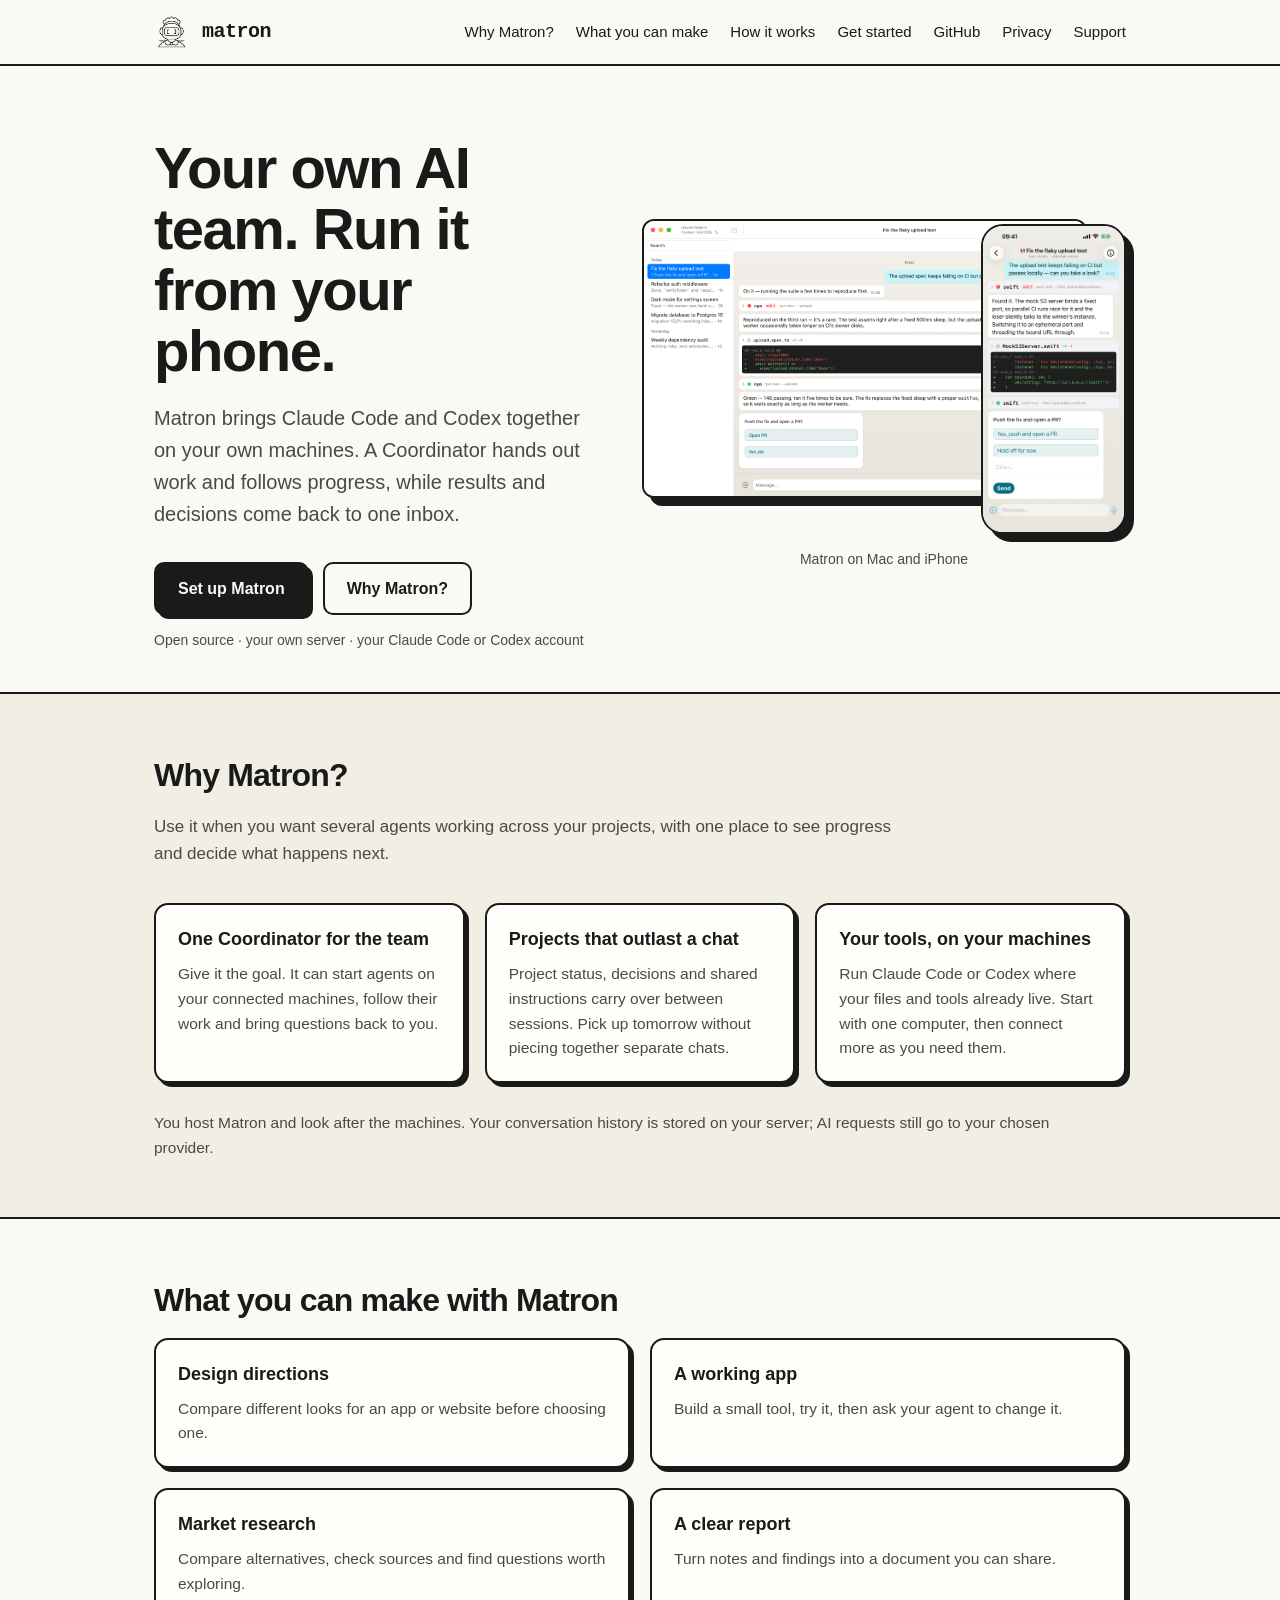
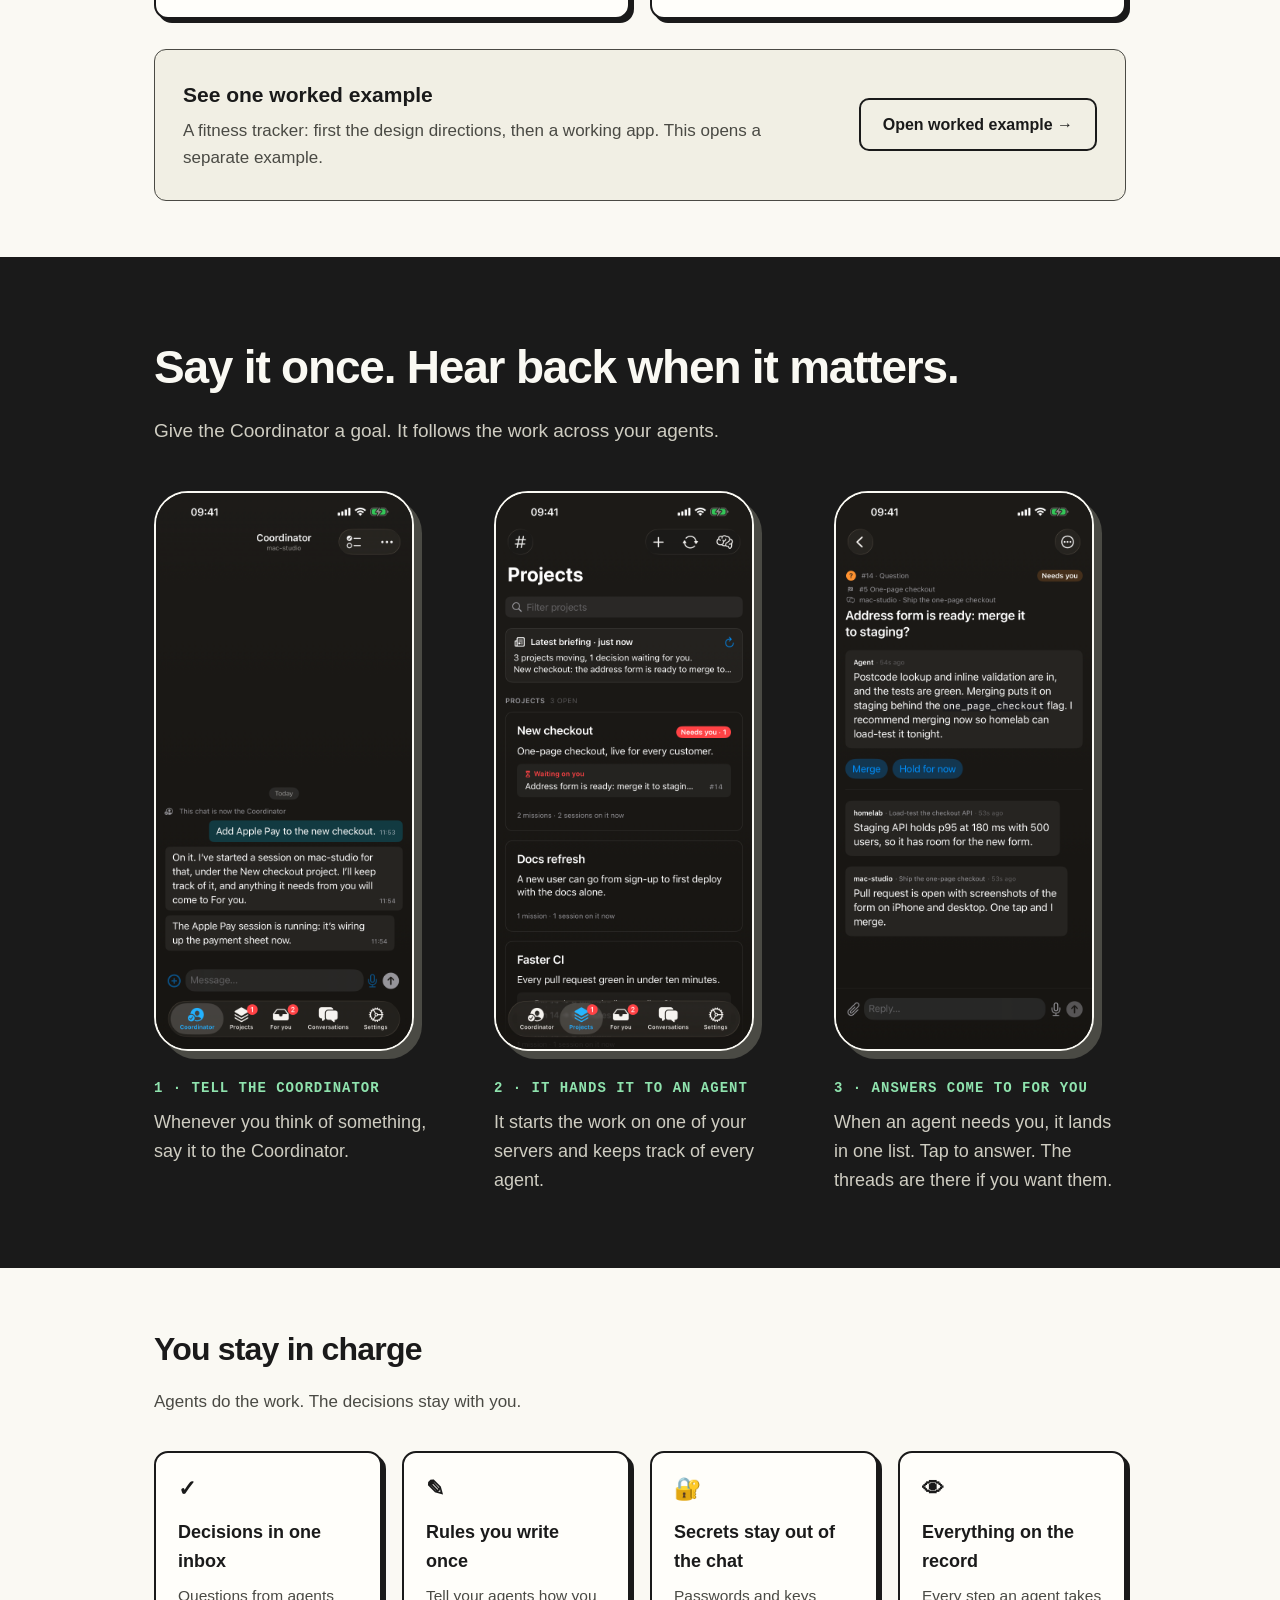
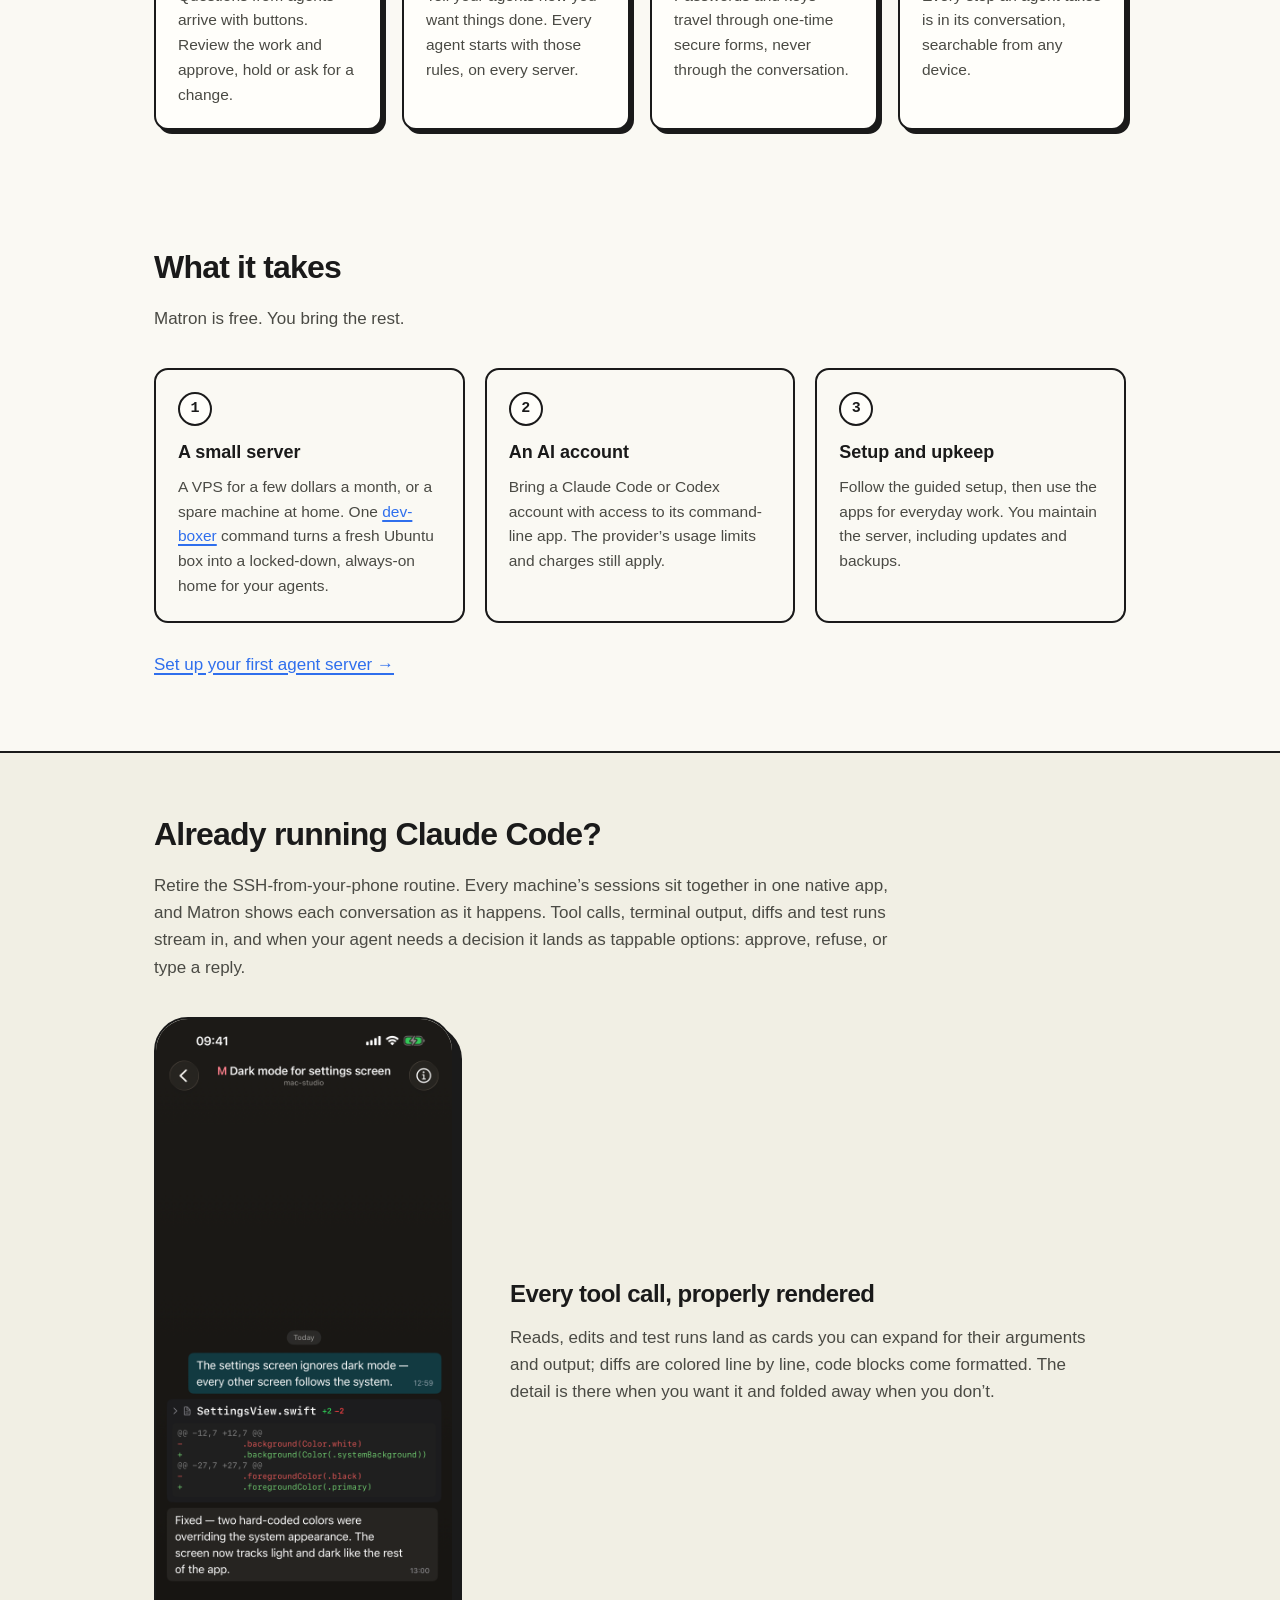
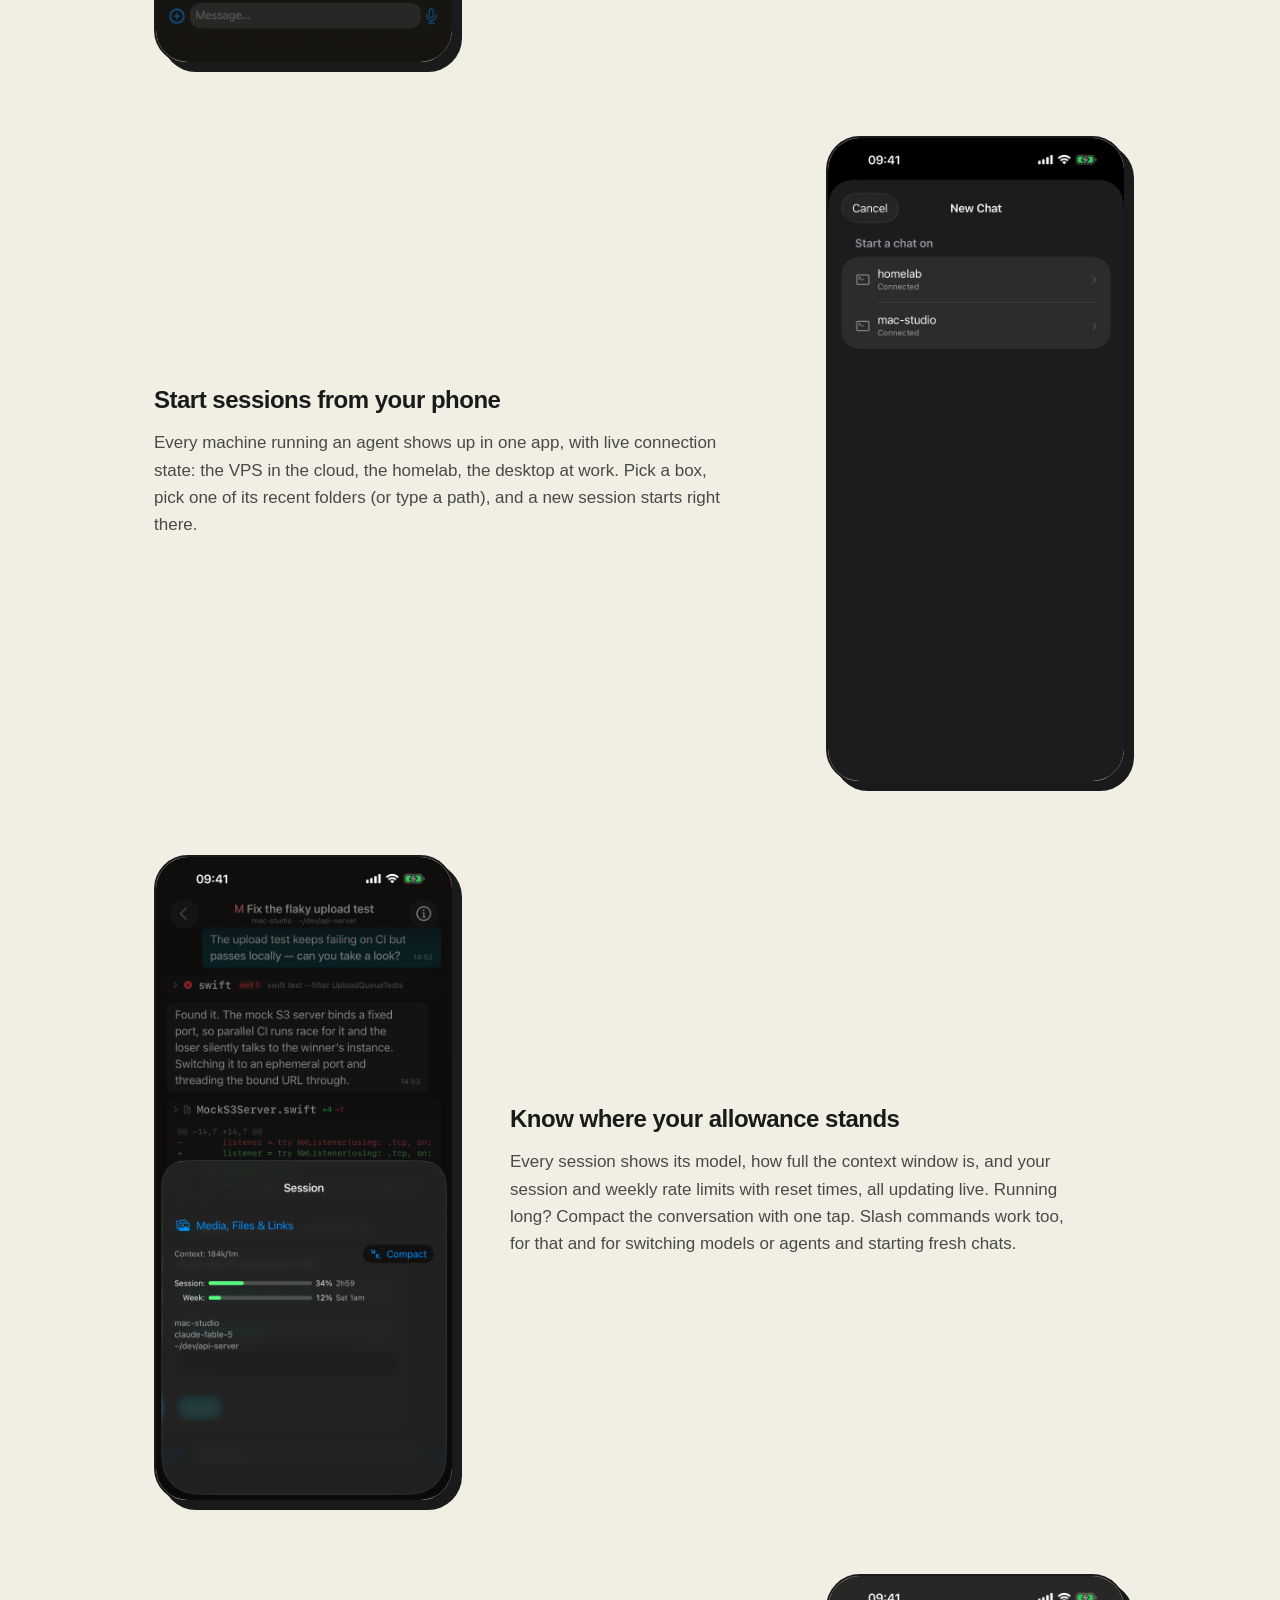
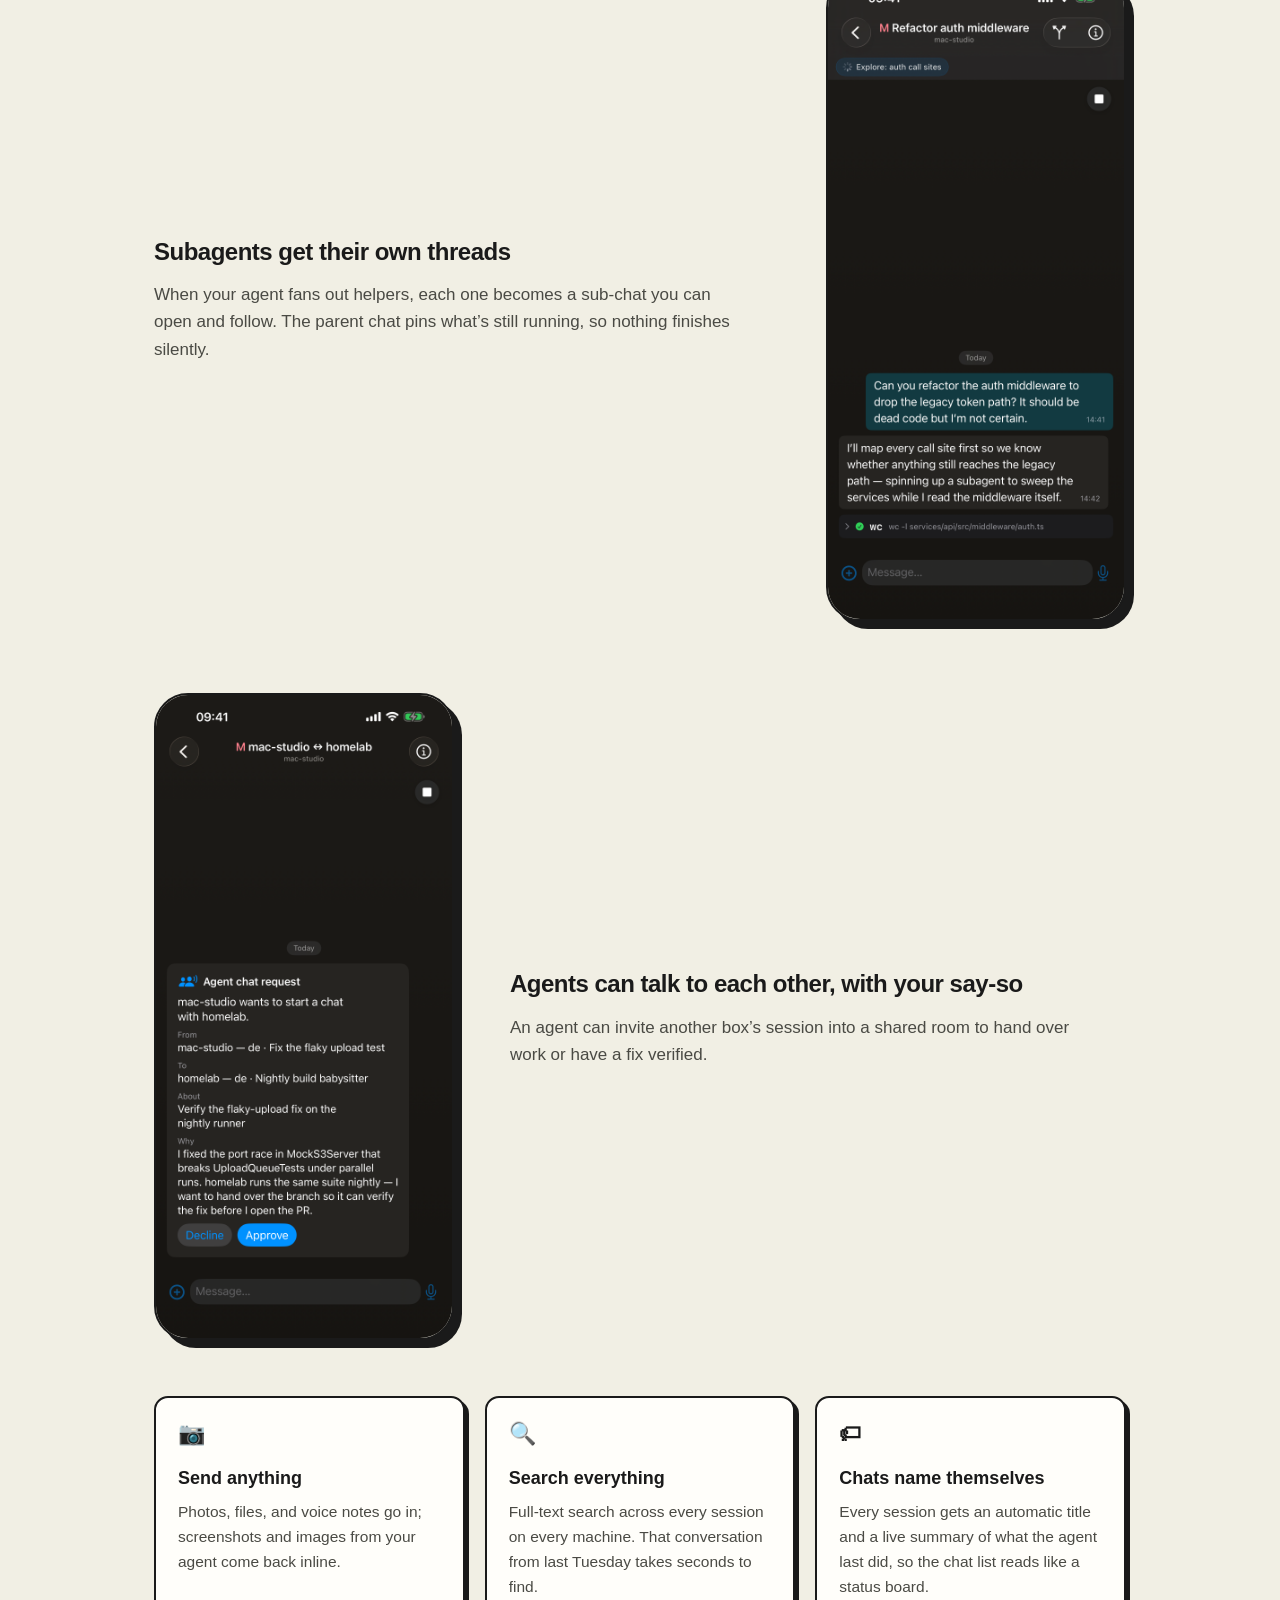
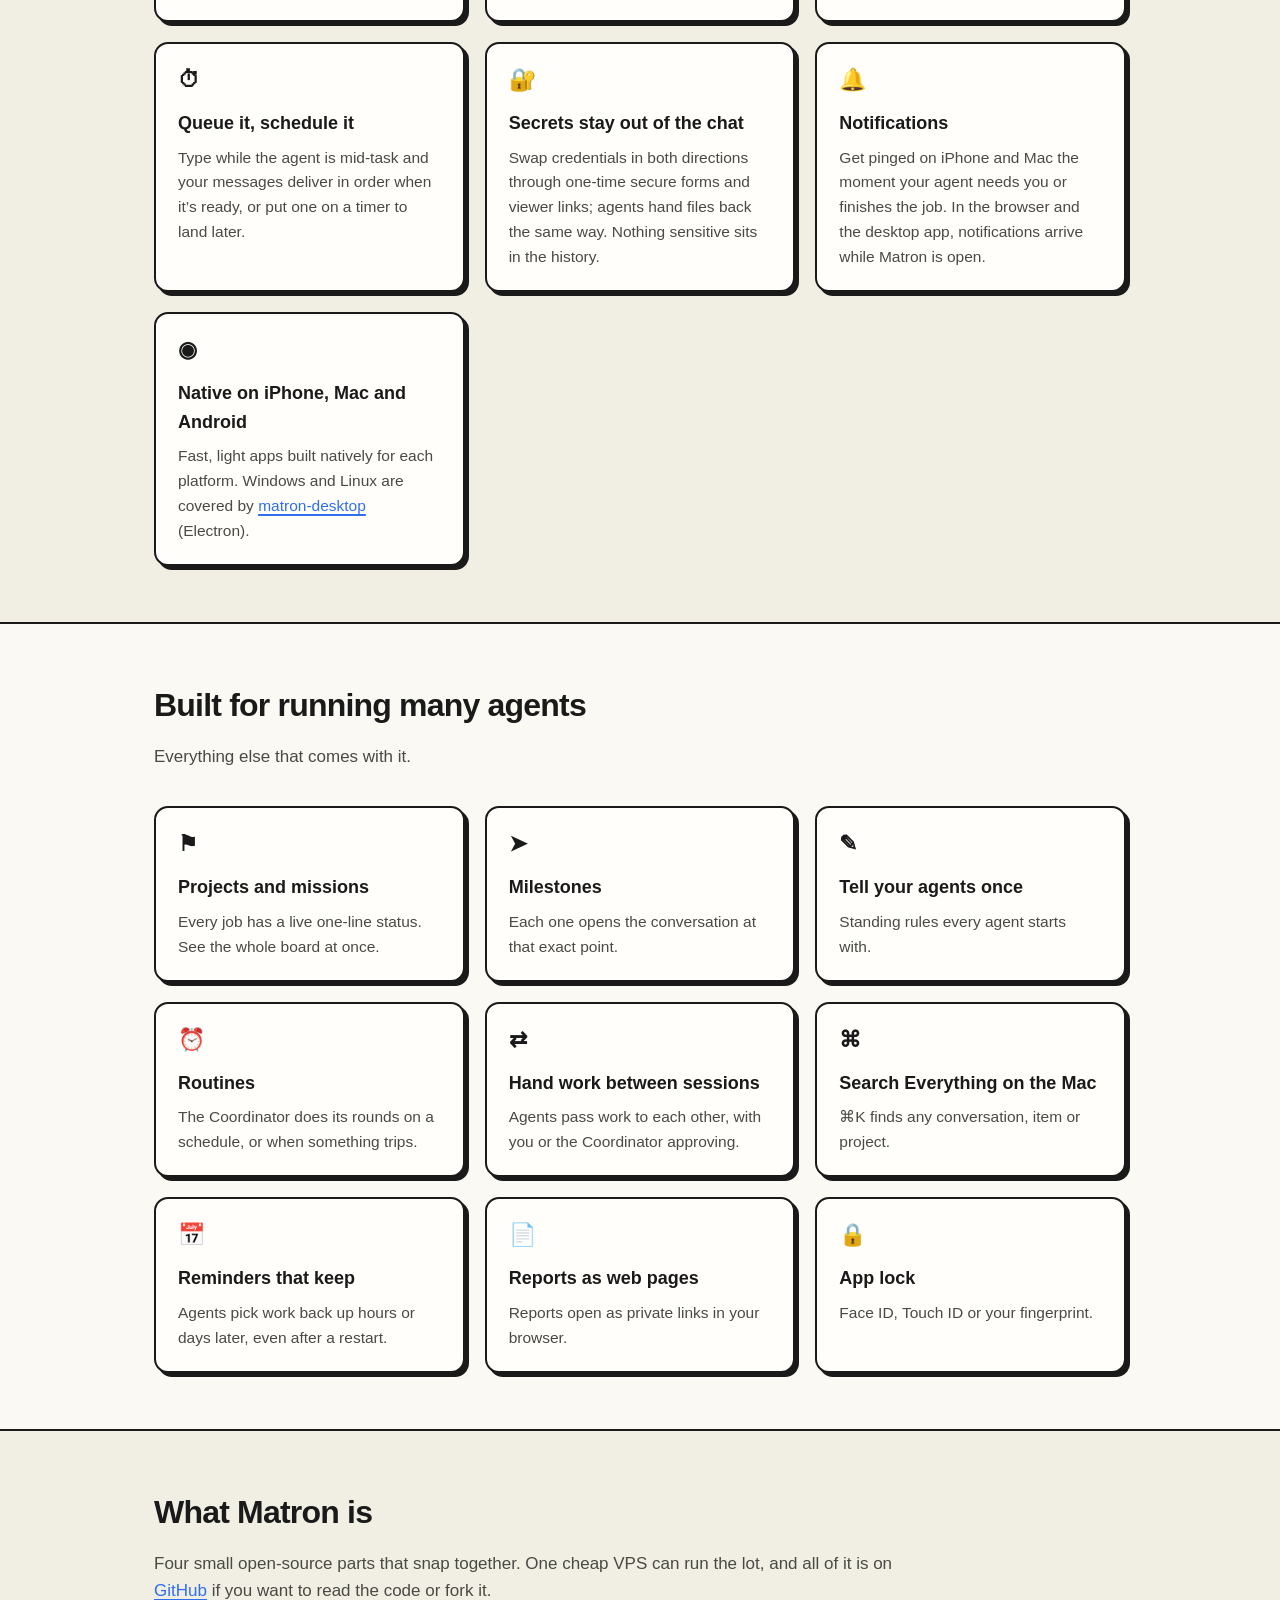
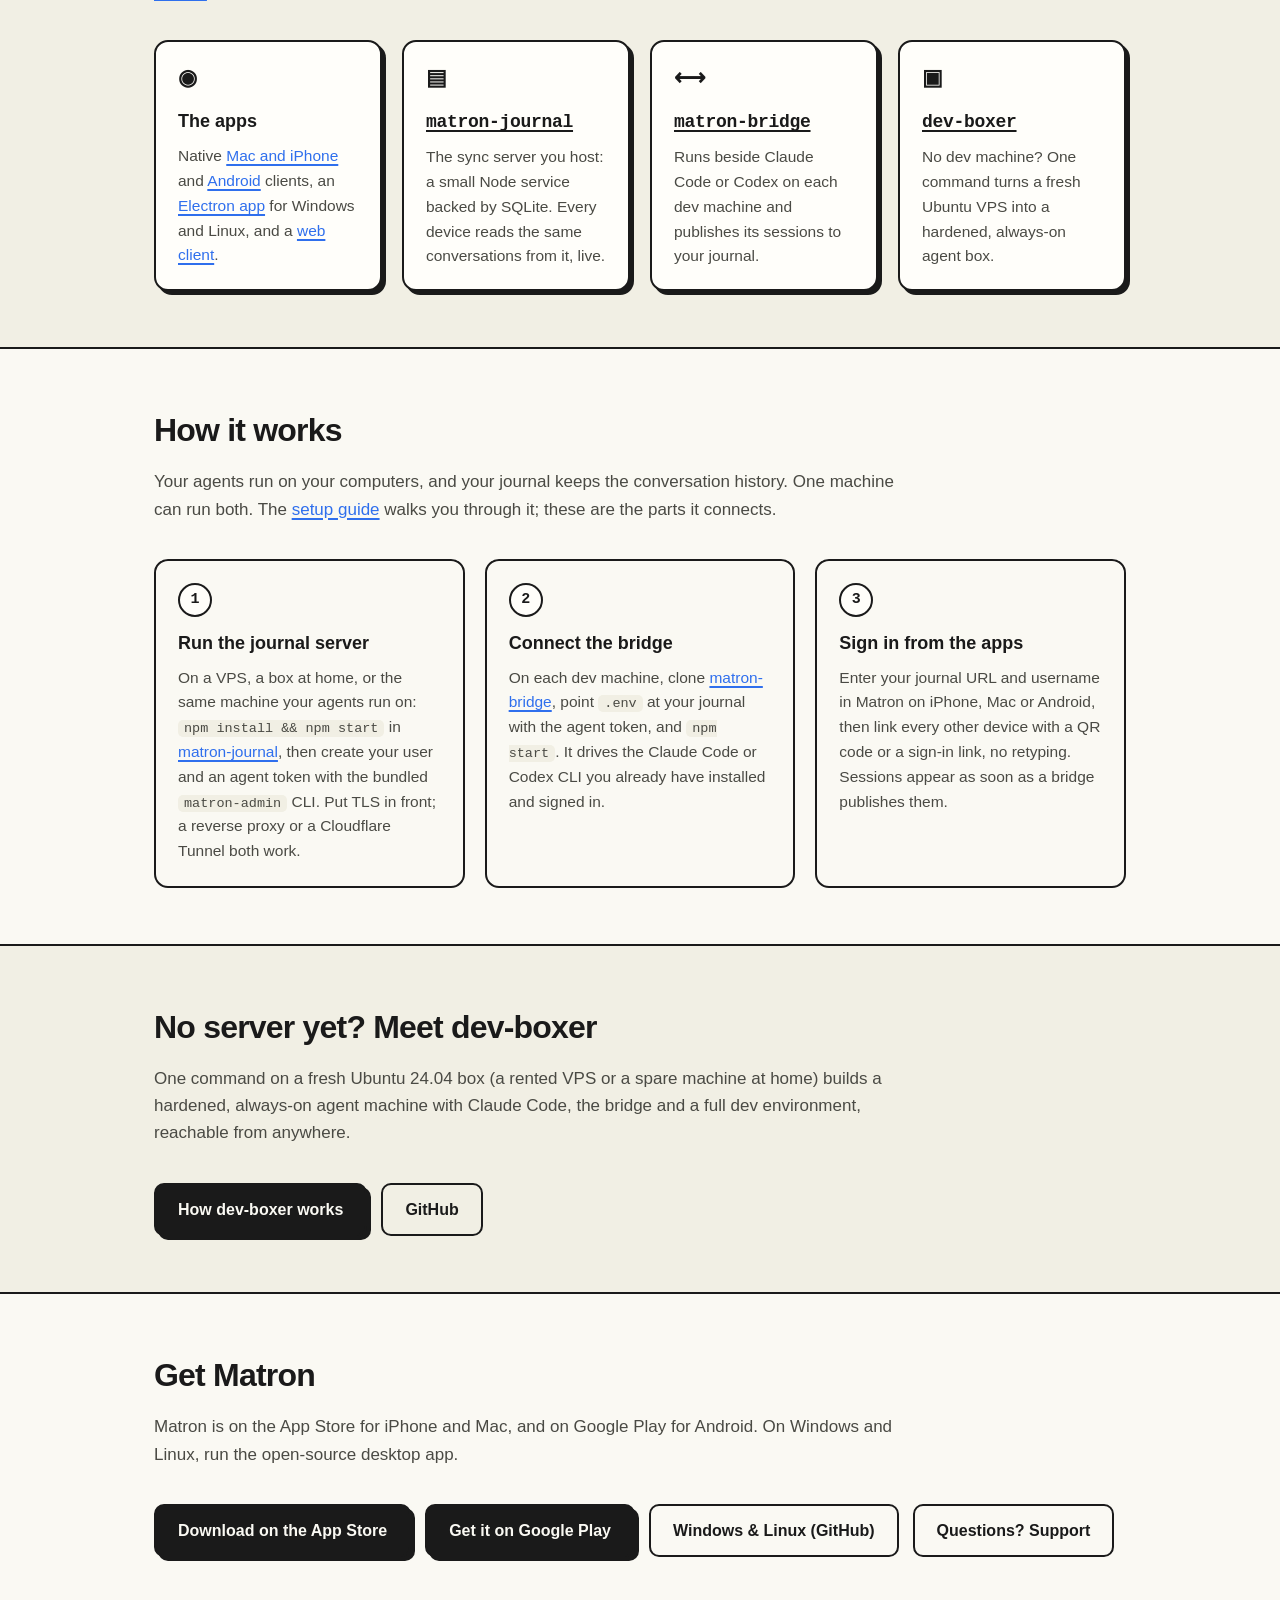
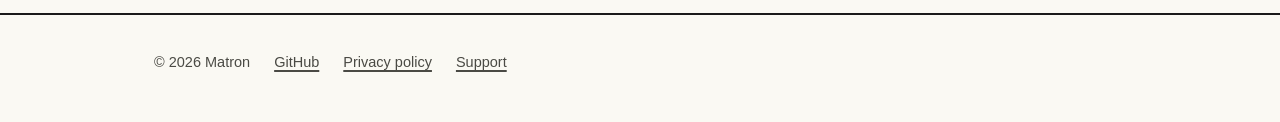
<file: index.html>
<!doctype html>
<html lang="en">
<head>
<meta charset="utf-8">
<meta name="viewport" content="width=device-width, initial-scale=1">
<title>Matron — run your own AI team</title>
<meta name="description" content="Run Claude Code and Codex across your machines, with one Coordinator, shared project history and one inbox for results and decisions. Control it from your phone.">
<link rel="icon" type="image/png" sizes="32x32" href="/assets/favicon-32.png">
<link rel="apple-touch-icon" href="/assets/apple-touch-icon.png">
<link rel="stylesheet" href="/style.css?v=10">
<meta property="og:title" content="Matron — run your own AI team">
<meta property="og:description" content="Run Claude Code and Codex across your machines, with one Coordinator, shared project history and one inbox for results and decisions. Control it from your phone.">
<meta property="og:image" content="https://matron.chat/assets/og-image.png">
<meta property="og:url" content="https://matron.chat/">
<meta property="og:type" content="website">
<meta name="twitter:card" content="summary">
</head>
<body>

<header class="site">
  <div class="wrap">
    <img src="/assets/icon-256.png" alt="" width="36" height="36">
    <a class="brand" href="/">matron</a>
    <nav class="main" id="nav">
      <a href="#compare">Why Matron?</a>
      <a href="#work">What you can make</a>
      <a href="#how">How it works</a>
      <a href="/getting-started/">Get started</a>
      <a href="https://github.com/Matronhq">GitHub</a>
      <a href="/privacy/">Privacy</a>
      <a href="/support/">Support</a>
    </nav>
    <button class="nav-toggle" type="button" aria-label="Menu" aria-expanded="false" aria-controls="nav">&#9776;</button>
  </div>
</header>

<main>
  <div class="wrap hero">
    <div>
      <h1>Your own AI team. Run it from your phone.</h1>
      <p class="lede">Matron brings Claude Code and Codex together on your own machines. A Coordinator hands out work and follows progress, while results and decisions come back to one inbox.</p>
      <div class="cta-row">
        <a class="btn primary" href="/getting-started/">Set up Matron</a>
        <a class="btn ghost" href="#compare">Why Matron?</a>
        <span class="cta-note">Open source &middot; your own server &middot; your Claude Code or Codex account</span>
      </div>
    </div>

    <div>
      <div class="duo">
        <figure class="shot mac"><img src="/assets/screens/mac-01-handoff.png" width="1280" height="800" alt="The Matron Mac app showing an agent working on a code change"></figure>
        <figure class="shot phone"><img src="/assets/screens/ios-02-agent-chat-2x.png" width="660" height="1434" alt="The same conversation in the Matron iPhone app"></figure>
      </div>
      <p class="product-caption">Matron on Mac and iPhone</p>
    </div>
  </div>

  <section id="compare" class="alt">
    <div class="wrap">
      <h2>Why Matron?</h2>
      <p class="section-lede">Use it when you want several agents working across your projects, with one place to see progress and decide what happens next.</p>
      <div class="grid">
        <div class="card"><h3>One Coordinator for the team</h3><p>Give it the goal. It can start agents on your connected machines, follow their work and bring questions back to you.</p></div>
        <div class="card"><h3>Projects that outlast a chat</h3><p>Project status, decisions and shared instructions carry over between sessions. Pick up tomorrow without piecing together separate chats.</p></div>
        <div class="card"><h3>Your tools, on your machines</h3><p>Run Claude Code or Codex where your files and tools already live. Start with one computer, then connect more as you need them.</p></div>
      </div>
      <p class="ownership-note">You host Matron and look after the machines. Your conversation history is stored on your server; AI requests still go to your chosen provider.</p>
    </div>
  </section>

  <section id="work">
    <div class="wrap">
      <h2>What you can make with Matron</h2>
      <div class="grid two">
        <div class="card"><h3>Design directions</h3><p>Compare different looks for an app or website before choosing one.</p></div>
        <div class="card"><h3>A working app</h3><p>Build a small tool, try it, then ask your agent to change it.</p></div>
        <div class="card"><h3>Market research</h3><p>Compare alternatives, check sources and find questions worth exploring.</p></div>
        <div class="card"><h3>A clear report</h3><p>Turn notes and findings into a document you can share.</p></div>
      </div>
      <div class="worked-example">
        <div><h3>See one worked example</h3><p>A fitness tracker: first the design directions, then a working app. This opens a separate example.</p></div>
        <a class="btn ghost" href="/examples/design-directions/">Open worked example &rarr;</a>
      </div>
    </div>
  </section>

  <section id="coordinator" class="spot">
    <div class="wrap">
      <h2>Say it once. Hear back when it matters.</h2>
      <p class="section-lede">Give the Coordinator a goal. It follows the work across your agents.</p>

      <ol class="flow">
        <li>
          <figure class="shot">
            <img src="/assets/screens/fleet-dispatch-ios-dark-2x.png" width="660" height="1434"
                 alt="The Coordinator chat in Matron on iPhone: asked to add Apple Pay to the new checkout, it replies that it has started a session on another machine, will keep track of it, and will send anything it needs to For you">
          </figure>
          <span class="kicker">1 &middot; Tell the Coordinator</span>
          <p>Whenever you think of something, say it to the Coordinator.</p>
        </li>
        <li>
          <figure class="shot">
            <img src="/assets/screens/fleet-projects-ios-dark-2x.png" width="660" height="1434"
                 alt="Matron&rsquo;s Projects screen on iPhone: the latest briefing above three projects, one needing you">
          </figure>
          <span class="kicker">2 &middot; It hands it to an agent</span>
          <p>It starts the work on one of your servers and keeps track of every agent.</p>
        </li>
        <li>
          <figure class="shot">
            <img src="/assets/screens/fleet-for-you-ios-dark-2x.png" width="660" height="1434"
                 alt="A question in Matron&rsquo;s For you list on iPhone: &lsquo;Address form is ready: merge it to staging?&rsquo; with Merge and Hold for now buttons">
          </figure>
          <span class="kicker">3 &middot; Answers come to For you</span>
          <p>When an agent needs you, it lands in one list. Tap to answer. The threads are there if you want them.</p>
        </li>
      </ol>
    </div>
  </section>

  <section id="control">
    <div class="wrap">
      <h2>You stay in charge</h2>
      <p class="section-lede">Agents do the work. The decisions stay with you.</p>
      <div class="grid four">
        <div class="card"><span class="glyph">&#10003;</span><h3>Decisions in one inbox</h3><p>Questions from agents arrive with buttons. Review the work and approve, hold or ask for a change.</p></div>
        <div class="card"><span class="glyph">&#9998;</span><h3>Rules you write once</h3><p>Tell your agents how you want things done. Every agent starts with those rules, on every server.</p></div>
        <div class="card"><span class="glyph">&#128272;</span><h3>Secrets stay out of the chat</h3><p>Passwords and keys travel through one-time secure forms, never through the conversation.</p></div>
        <div class="card"><span class="glyph">&#128065;</span><h3>Everything on the record</h3><p>Every step an agent takes is in its conversation, searchable from any device.</p></div>
      </div>
    </div>
  </section>

  <section id="takes">
    <div class="wrap">
      <h2>What it takes</h2>
      <p class="section-lede">Matron is free. You bring the rest.</p>
      <div class="steps">
        <div class="step"><h3>A small server</h3><p>A VPS for a few dollars a month, or a spare machine at home. One <a href="/dev-boxer/">dev-boxer</a> command turns a fresh Ubuntu box into a locked-down, always-on home for your agents.</p></div>
        <div class="step"><h3>An AI account</h3><p>Bring a Claude Code or Codex account with access to its command-line app. The provider&rsquo;s usage limits and charges still apply.</p></div>
        <div class="step"><h3>Setup and upkeep</h3><p>Follow the guided setup, then use the apps for everyday work. You maintain the server, including updates and backups.</p></div>
      </div>
      <p style="margin-top:28px"><a href="/getting-started/">Set up your first agent server &rarr;</a></p>
    </div>
  </section>

  <section id="features" class="alt">
    <div class="wrap">
      <h2>Already running Claude Code?</h2>
      <p class="section-lede">Retire the SSH-from-your-phone routine. Every machine&rsquo;s sessions sit together in one native app, and Matron shows each conversation as it happens. Tool calls, terminal output, diffs and test runs stream in, and when your agent needs a decision it lands as tappable options: approve, refuse, or type a reply.</p>

      <div class="showcase">
        <div class="feature">
          <figure class="shot">
            <img src="/assets/screens/ios-03-diff-chat-dark-2x.png" width="660" height="1434" loading="lazy"
                 alt="A Matron chat on iPhone: a dark-mode bug report, a two-hunk diff of SettingsView.swift colored line by line, and the agent&rsquo;s reply that the fix is done">
          </figure>
          <div>
            <h3>Every tool call, properly rendered</h3>
            <p>Reads, edits and test runs land as cards you can expand for their arguments and output; diffs are colored line by line, code blocks come formatted. The detail is there when you want it and folded away when you don&rsquo;t.</p>
          </div>
        </div>
        <div class="feature flip">
          <figure class="shot">
            <img src="/assets/screens/ios-04-new-chat-agents-dark-2x.png" width="660" height="1434" loading="lazy"
                 alt="Matron's machine picker: two agents, homelab and mac-studio, both showing as connected">
          </figure>
          <div>
            <h3>Start sessions from your phone</h3>
            <p>Every machine running an agent shows up in one app, with live connection state: the VPS in the cloud, the homelab, the desktop at work. Pick a box, pick one of its recent folders (or type a path), and a new session starts right there.</p>
          </div>
        </div>

        <div class="feature">
          <figure class="shot">
            <img src="/assets/screens/ios-06-session-status-dark-2x.png" width="660" height="1434" loading="lazy"
                 alt="Matron's session sheet: context 184k of 1m tokens, session and weekly rate-limit bars with reset times, the model name, and a Compact button">
          </figure>
          <div>
            <h3>Know where your allowance stands</h3>
            <p>Every session shows its model, how full the context window is, and your session and weekly rate limits with reset times, all updating live. Running long? Compact the conversation with one tap. Slash commands work too, for that and for switching models or agents and starting fresh chats.</p>
          </div>
        </div>

        <div class="feature flip">
          <figure class="shot">
            <img src="/assets/screens/ios-07-subchat-dark-2x.png" width="660" height="1434" loading="lazy"
                 alt="A Matron chat with a running subagent pinned at the top — 'Explore: auth call sites' with a progress spinner — above the main conversation and a code diff">
          </figure>
          <div>
            <h3>Subagents get their own threads</h3>
            <p>When your agent fans out helpers, each one becomes a sub-chat you can open and follow. The parent chat pins what&rsquo;s still running, so nothing finishes silently.</p>
          </div>
        </div>

        <div class="feature">
          <figure class="shot">
            <img src="/assets/screens/ios-08-agent-pairing-dark-2x.png" width="660" height="1434" loading="lazy"
                 alt="An agent chat request card in Matron: mac-studio wants to start a chat with homelab, showing the sessions on both ends, the topic, the agent&rsquo;s reasoning, and Decline and Approve buttons">
          </figure>
          <div>
            <h3>Agents can talk to each other, with your say-so</h3>
            <p>An agent can invite another box&rsquo;s session into a shared room to hand over work or have a fix verified.</p>
          </div>
        </div>

      </div>

      <div class="grid" style="margin-top:56px">
        <div class="card"><span class="glyph">&#128247;</span><h3>Send anything</h3><p>Photos, files, and voice notes go in; screenshots and images from your agent come back inline.</p></div>
        <div class="card"><span class="glyph">&#128269;</span><h3>Search everything</h3><p>Full-text search across every session on every machine. That conversation from last Tuesday takes seconds to find.</p></div>
        <div class="card"><span class="glyph">&#127991;</span><h3>Chats name themselves</h3><p>Every session gets an automatic title and a live summary of what the agent last did, so the chat list reads like a status board.</p></div>
        <div class="card"><span class="glyph">&#9201;</span><h3>Queue it, schedule it</h3><p>Type while the agent is mid-task and your messages deliver in order when it&rsquo;s ready, or put one on a timer to land later.</p></div>
        <div class="card"><span class="glyph">&#128272;</span><h3>Secrets stay out of the chat</h3><p>Swap credentials in both directions through one-time secure forms and viewer links; agents hand files back the same way. Nothing sensitive sits in the history.</p></div>
        <div class="card"><span class="glyph">&#128276;</span><h3>Notifications</h3><p>Get pinged on iPhone and Mac the moment your agent needs you or finishes the job. In the browser and the desktop app, notifications arrive while Matron is open.</p></div>
        <div class="card"><span class="glyph">&#9673;</span><h3>Native on iPhone, Mac and Android</h3><p>Fast, light apps built natively for each platform. Windows and Linux are covered by <a href="https://github.com/Matronhq/matron-desktop">matron-desktop</a> (Electron).</p></div>
      </div>
    </div>
  </section>

  <section id="fleet">
    <div class="wrap">
      <h2>Built for running many agents</h2>
      <p class="section-lede">Everything else that comes with it.</p>
      <div class="grid">
        <div class="card"><span class="glyph">&#9873;</span><h3>Projects and missions</h3><p>Every job has a live one-line status. See the whole board at once.</p></div>
        <div class="card"><span class="glyph">&#10148;</span><h3>Milestones</h3><p>Each one opens the conversation at that exact point.</p></div>
        <div class="card"><span class="glyph">&#9998;</span><h3>Tell your agents once</h3><p>Standing rules every agent starts with.</p></div>
        <div class="card"><span class="glyph">&#9200;</span><h3>Routines</h3><p>The Coordinator does its rounds on a schedule, or when something trips.</p></div>
        <div class="card"><span class="glyph">&#8644;</span><h3>Hand work between sessions</h3><p>Agents pass work to each other, with you or the Coordinator approving.</p></div>
        <div class="card"><span class="glyph">&#8984;</span><h3>Search Everything on the Mac</h3><p>&#8984;K finds any conversation, item or project.</p></div>
        <div class="card"><span class="glyph">&#128197;</span><h3>Reminders that keep</h3><p>Agents pick work back up hours or days later, even after a restart.</p></div>
        <div class="card"><span class="glyph">&#128196;</span><h3>Reports as web pages</h3><p>Reports open as private links in your browser.</p></div>
        <div class="card"><span class="glyph">&#128274;</span><h3>App lock</h3><p>Face ID, Touch ID or your fingerprint.</p></div>
      </div>
    </div>
  </section>

  <section id="parts" class="alt">
    <div class="wrap">
      <h2>What Matron is</h2>
      <p class="section-lede">Four small open-source parts that snap together. One cheap VPS can run the lot, and all of it is on <a href="https://github.com/Matronhq">GitHub</a> if you want to read the code or fork it.</p>
      <div class="grid four">
        <div class="card"><span class="glyph">&#9673;</span><h3>The apps</h3><p>Native <a href="https://apps.apple.com/app/matron/id6791565930">Mac and iPhone</a> and <a href="https://play.google.com/store/apps/details?id=chat.matron.android">Android</a> clients, an <a href="https://github.com/Matronhq/matron-desktop">Electron app</a> for Windows and Linux, and a <a href="https://github.com/Matronhq/matron-web">web client</a>.</p></div>
        <div class="card"><span class="glyph">&#9636;</span><h3><a href="https://github.com/Matronhq/matron-journal">matron-journal</a></h3><p>The sync server you host: a small Node service backed by SQLite. Every device reads the same conversations from it, live.</p></div>
        <div class="card"><span class="glyph">&#10231;</span><h3><a href="https://github.com/Matronhq/matron-bridge">matron-bridge</a></h3><p>Runs beside Claude Code or Codex on each dev machine and publishes its sessions to your journal.</p></div>
        <div class="card"><span class="glyph">&#9635;</span><h3><a href="/dev-boxer/">dev-boxer</a></h3><p>No dev machine? One command turns a fresh Ubuntu VPS into a hardened, always-on agent box.</p></div>
      </div>
    </div>
  </section>

  <section id="how">
    <div class="wrap">
      <h2>How it works</h2>
      <p class="section-lede">Your agents run on your computers, and your journal keeps the conversation history. One machine can run both. The <a href="/getting-started/">setup guide</a> walks you through it; these are the parts it connects.</p>
      <div class="steps">
        <div class="step"><h3>Run the journal server</h3><p>On a VPS, a box at home, or the same machine your agents run on: <code>npm install &amp;&amp; npm start</code> in <a href="https://github.com/Matronhq/matron-journal">matron-journal</a>, then create your user and an agent token with the bundled <code>matron-admin</code> CLI. Put TLS in front; a reverse proxy or a Cloudflare Tunnel both work.</p></div>
        <div class="step"><h3>Connect the bridge</h3><p>On each dev machine, clone <a href="https://github.com/Matronhq/matron-bridge">matron-bridge</a>, point <code>.env</code> at your journal with the agent token, and <code>npm start</code>. It drives the Claude Code or Codex CLI you already have installed and signed in.</p></div>
        <div class="step"><h3>Sign in from the apps</h3><p>Enter your journal URL and username in Matron on iPhone, Mac or Android, then link every other device with a QR code or a sign-in link, no retyping. Sessions appear as soon as a bridge publishes them.</p></div>
      </div>
    </div>
  </section>


  <section id="devboxer" class="alt">
    <div class="wrap">
      <h2>No server yet? Meet dev-boxer</h2>
      <p class="section-lede">One command on a fresh Ubuntu 24.04 box (a rented VPS or a spare machine at home) builds a hardened, always-on agent machine with Claude Code, the bridge and a full dev environment, reachable from anywhere.</p>
      <div class="cta-row">
        <a class="btn primary" href="/dev-boxer/">How dev-boxer works</a>
        <a class="btn ghost" href="https://github.com/Matronhq/dev-boxer">GitHub</a>
      </div>
    </div>
  </section>

  <section id="download">
    <div class="wrap">
      <h2>Get Matron</h2>
      <p class="section-lede">Matron is on the App Store for iPhone and Mac, and on Google Play for Android. On Windows and Linux, run the open-source desktop app.</p>
      <div class="cta-row">
        <a class="btn primary" href="https://apps.apple.com/app/matron/id6791565930">Download on the App&nbsp;Store</a>
        <a class="btn primary" href="https://play.google.com/store/apps/details?id=chat.matron.android">Get it on Google&nbsp;Play</a>
        <a class="btn ghost" href="https://github.com/Matronhq/matron-desktop">Windows &amp; Linux (GitHub)</a>
        <a class="btn ghost" href="/support/">Questions? Support</a>
      </div>
    </div>
  </section>
</main>

<footer class="site">
  <div class="wrap">
    <span>&copy; 2026 Matron</span>
    <a href="https://github.com/Matronhq">GitHub</a>
    <a href="/privacy/">Privacy policy</a>
    <a href="/support/">Support</a>
  </div>
</footer>

<script>
var navToggle = document.querySelector('.nav-toggle');
if (navToggle) {
  var nav = document.getElementById('nav');
  navToggle.addEventListener('click', function () {
    var open = nav.classList.toggle('open');
    navToggle.setAttribute('aria-expanded', open ? 'true' : 'false');
  });
  nav.addEventListener('click', function (e) {
    if (e.target.tagName === 'A') {
      nav.classList.remove('open');
      navToggle.setAttribute('aria-expanded', 'false');
    }
  });
}
</script>
</body>
</html>
</file>
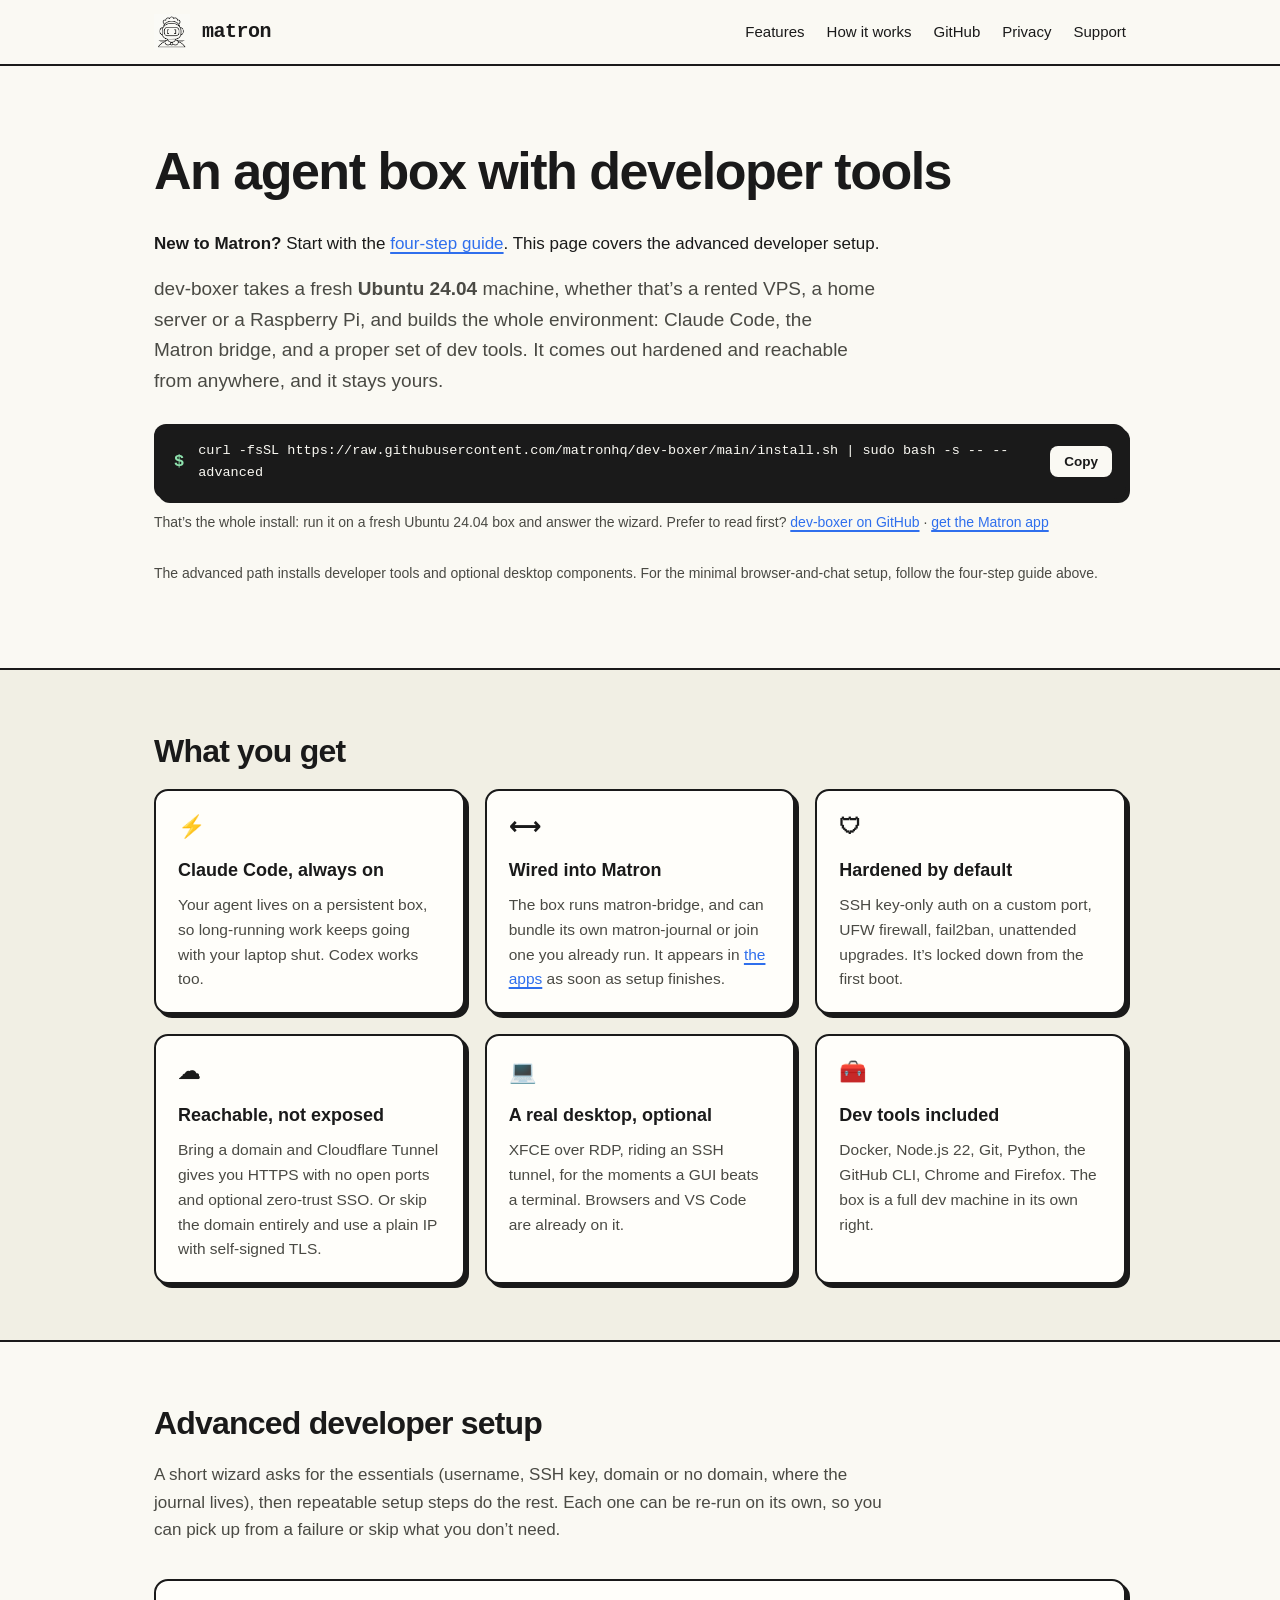
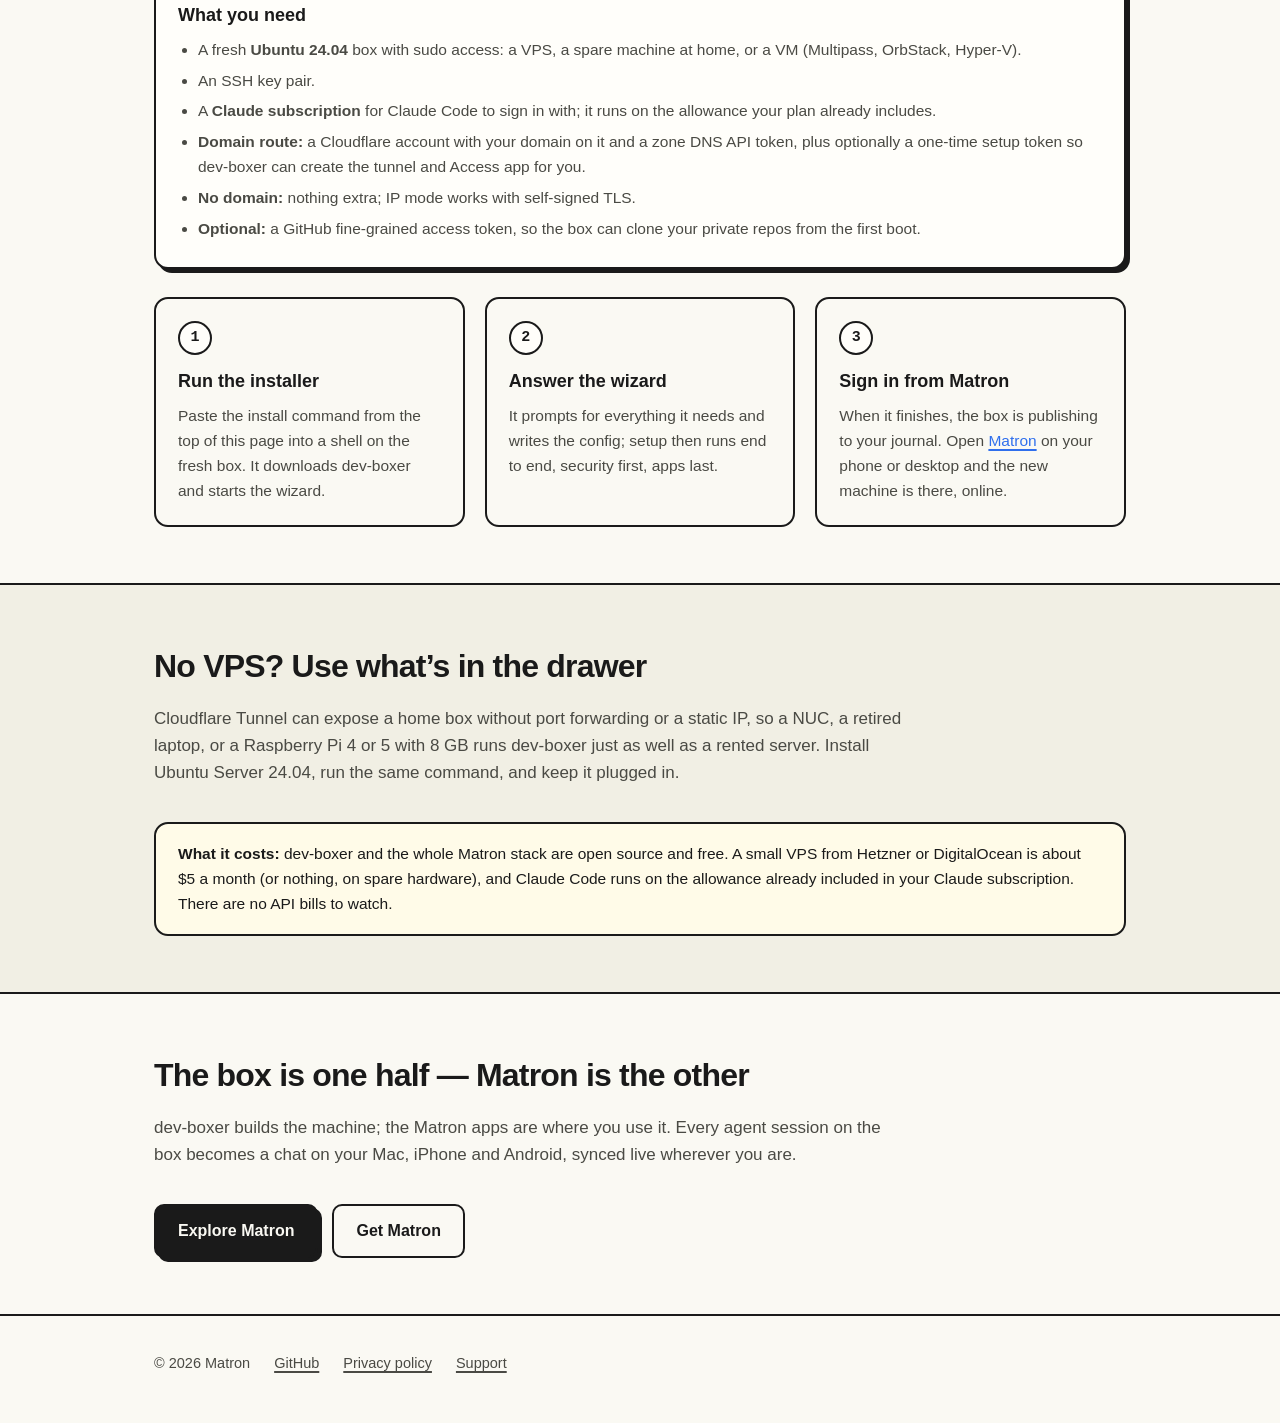
<file: dev-boxer/index.html>
<!doctype html>
<html lang="en">
<head>
<meta charset="utf-8">
<meta name="viewport" content="width=device-width, initial-scale=1">
<title>dev-boxer — one command to an always-on agent box — Matron</title>
<meta name="description" content="dev-boxer turns a fresh Ubuntu 24.04 machine (a $5 VPS or spare hardware at home) into a hardened, always-on Claude Code agent box wired into Matron. It takes one command.">
<link rel="icon" type="image/png" sizes="32x32" href="/assets/favicon-32.png">
<link rel="apple-touch-icon" href="/assets/apple-touch-icon.png">
<link rel="stylesheet" href="/style.css?v=6">
<meta property="og:title" content="dev-boxer — one command to an always-on agent box">
<meta property="og:description" content="Turn a fresh Ubuntu 24.04 VPS or a spare machine at home into a hardened, always-on Claude Code agent box wired into Matron.">
<meta property="og:image" content="https://matron.chat/assets/og-image.png">
<meta property="og:url" content="https://matron.chat/dev-boxer/">
<meta property="og:type" content="website">
<meta name="twitter:card" content="summary">
</head>
<body>

<header class="site">
  <div class="wrap">
    <img src="/assets/icon-256.png" alt="" width="36" height="36">
    <a class="brand" href="/">matron</a>
    <nav class="main" id="nav">
      <a href="/#features">Features</a>
      <a href="/#how">How it works</a>
      <a href="https://github.com/Matronhq/dev-boxer">GitHub</a>
      <a href="/privacy/">Privacy</a>
      <a href="/support/">Support</a>
    </nav>
    <button class="nav-toggle" type="button" aria-label="Menu" aria-expanded="false" aria-controls="nav">&#9776;</button>
  </div>
</header>

<main>
  <section class="page-hero">
    <div class="wrap">
      <h1>An agent box with developer tools</h1>
      <p><strong>New to Matron?</strong> Start with the <a href="/getting-started/">four-step guide</a>. This page covers the advanced developer setup.</p>
      <p class="lede">dev-boxer takes a fresh <strong>Ubuntu 24.04</strong> machine, whether that&rsquo;s a rented VPS, a home server or a Raspberry Pi, and builds the whole environment: Claude Code, the Matron bridge, and a proper set of dev tools. It comes out hardened and reachable from anywhere, and it stays yours.</p>
      <div class="cmdbox">
        <span class="prompt" aria-hidden="true">$</span>
        <code style="white-space:normal;overflow-wrap:anywhere">curl -fsSL https://raw.githubusercontent.com/matronhq/dev-boxer/main/install.sh | sudo bash -s -- --advanced</code>
        <button type="button" data-copy aria-label="Copy install command">Copy</button>
      </div>
      <p class="cmd-note">That&rsquo;s the whole install: run it on a fresh Ubuntu 24.04 box and answer the wizard. Prefer to read first? <a href="https://github.com/Matronhq/dev-boxer">dev-boxer on GitHub</a> &middot; <a href="/#download">get the Matron app</a></p>
      <p class="cmd-note">The advanced path installs developer tools and optional desktop components. For the minimal browser-and-chat setup, follow the four-step guide above.</p>
    </div>
  </section>

  <section class="alt">
    <div class="wrap">
      <h2>What you get</h2>
      <div class="grid">
        <div class="card"><span class="glyph">&#9889;</span><h3>Claude Code, always on</h3><p>Your agent lives on a persistent box, so long-running work keeps going with your laptop shut. Codex works too.</p></div>
        <div class="card"><span class="glyph">&#10231;</span><h3>Wired into Matron</h3><p>The box runs matron-bridge, and can bundle its own matron-journal or join one you already run. It appears in <a href="/">the apps</a> as soon as setup finishes.</p></div>
        <div class="card"><span class="glyph">&#128737;</span><h3>Hardened by default</h3><p>SSH key-only auth on a custom port, UFW firewall, fail2ban, unattended upgrades. It&rsquo;s locked down from the first boot.</p></div>
        <div class="card"><span class="glyph">&#9729;</span><h3>Reachable, not exposed</h3><p>Bring a domain and Cloudflare Tunnel gives you HTTPS with no open ports and optional zero-trust SSO. Or skip the domain entirely and use a plain IP with self-signed TLS.</p></div>
        <div class="card"><span class="glyph">&#128187;</span><h3>A real desktop, optional</h3><p>XFCE over RDP, riding an SSH tunnel, for the moments a GUI beats a terminal. Browsers and VS Code are already on it.</p></div>
        <div class="card"><span class="glyph">&#129520;</span><h3>Dev tools included</h3><p>Docker, Node.js 22, Git, Python, the GitHub CLI, Chrome and Firefox. The box is a full dev machine in its own right.</p></div>
      </div>
    </div>
  </section>

  <section>
    <div class="wrap">
      <h2>Advanced developer setup</h2>
      <p class="section-lede">A short wizard asks for the essentials (username, SSH key, domain or no domain, where the journal lives), then repeatable setup steps do the rest. Each one can be re-run on its own, so you can pick up from a failure or skip what you don&rsquo;t need.</p>
      <div class="card reqs">
        <h3>What you need</h3>
        <ul>
          <li>A fresh <strong>Ubuntu 24.04</strong> box with sudo access: a VPS, a spare machine at home, or a VM (Multipass, OrbStack, Hyper-V).</li>
          <li>An SSH key pair.</li>
          <li>A <strong>Claude subscription</strong> for Claude Code to sign in with; it runs on the allowance your plan already includes.</li>
          <li><strong>Domain route:</strong> a Cloudflare account with your domain on it and a zone DNS API token, plus optionally a one-time setup token so dev-boxer can create the tunnel and Access app for you.</li>
          <li><strong>No domain:</strong> nothing extra; IP mode works with self-signed TLS.</li>
          <li><strong>Optional:</strong> a GitHub fine-grained access token, so the box can clone your private repos from the first boot.</li>
        </ul>
      </div>
      <div class="steps">
        <div class="step"><h3>Run the installer</h3><p>Paste the install command from the top of this page into a shell on the fresh box. It downloads dev-boxer and starts the wizard.</p></div>
        <div class="step"><h3>Answer the wizard</h3><p>It prompts for everything it needs and writes the config; setup then runs end to end, security first, apps last.</p></div>
        <div class="step"><h3>Sign in from Matron</h3><p>When it finishes, the box is publishing to your journal. Open <a href="/">Matron</a> on your phone or desktop and the new machine is there, online.</p></div>
      </div>
    </div>
  </section>

  <section class="alt">
    <div class="wrap">
      <h2>No VPS? Use what&rsquo;s in the drawer</h2>
      <p class="section-lede">Cloudflare Tunnel can expose a home box without port forwarding or a static IP, so a NUC, a retired laptop, or a Raspberry Pi 4 or 5 with 8&nbsp;GB runs dev-boxer just as well as a rented server. Install Ubuntu Server 24.04, run the same command, and keep it plugged in.</p>
      <div class="honesty"><strong>What it costs:</strong> dev-boxer and the whole Matron stack are open source and free. A small VPS from Hetzner or DigitalOcean is about $5 a month (or nothing, on spare hardware), and Claude Code runs on the allowance already included in your Claude subscription. There are no API bills to watch.</div>
    </div>
  </section>

  <section>
    <div class="wrap">
      <h2>The box is one half — Matron is the other</h2>
      <p class="section-lede">dev-boxer builds the machine; the Matron apps are where you use it. Every agent session on the box becomes a chat on your Mac, iPhone and Android, synced live wherever you are.</p>
      <div class="cta-row">
        <a class="btn primary" href="/">Explore Matron</a>
        <a class="btn ghost" href="/#download">Get Matron</a>
      </div>
    </div>
  </section>
</main>

<footer class="site">
  <div class="wrap">
    <span>&copy; 2026 Matron</span>
    <a href="https://github.com/Matronhq">GitHub</a>
    <a href="/privacy/">Privacy policy</a>
    <a href="/support/">Support</a>
  </div>
</footer>

<script>
document.querySelectorAll('.cmdbox [data-copy]').forEach(function (btn) {
  btn.addEventListener('click', function () {
    var code = btn.parentElement.querySelector('code').textContent;
    navigator.clipboard.writeText(code).then(function () {
      btn.textContent = 'Copied';
      setTimeout(function () { btn.textContent = 'Copy'; }, 1600);
    });
  });
});
var navToggle = document.querySelector('.nav-toggle');
if (navToggle) {
  var nav = document.getElementById('nav');
  navToggle.addEventListener('click', function () {
    var open = nav.classList.toggle('open');
    navToggle.setAttribute('aria-expanded', open ? 'true' : 'false');
  });
  nav.addEventListener('click', function (e) {
    if (e.target.tagName === 'A') {
      nav.classList.remove('open');
      navToggle.setAttribute('aria-expanded', 'false');
    }
  });
}
</script>
</body>
</html>
</file>
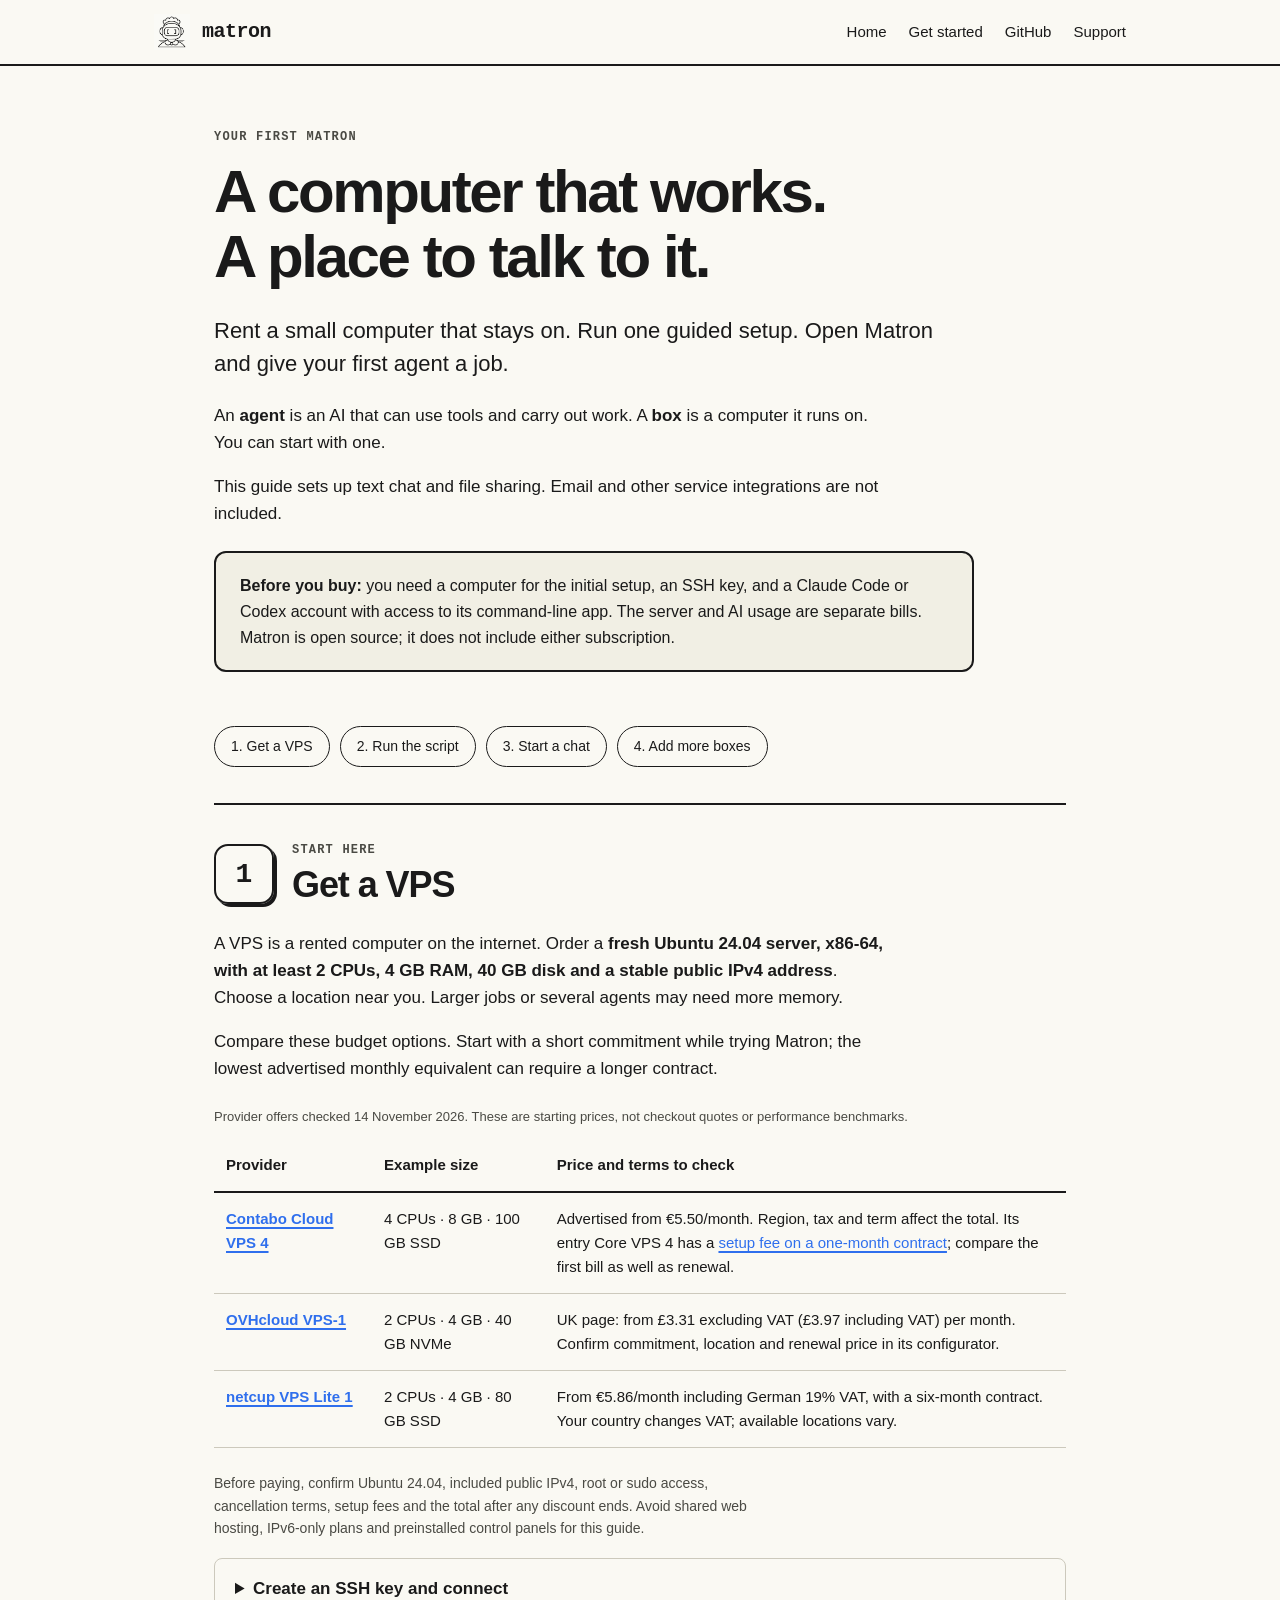
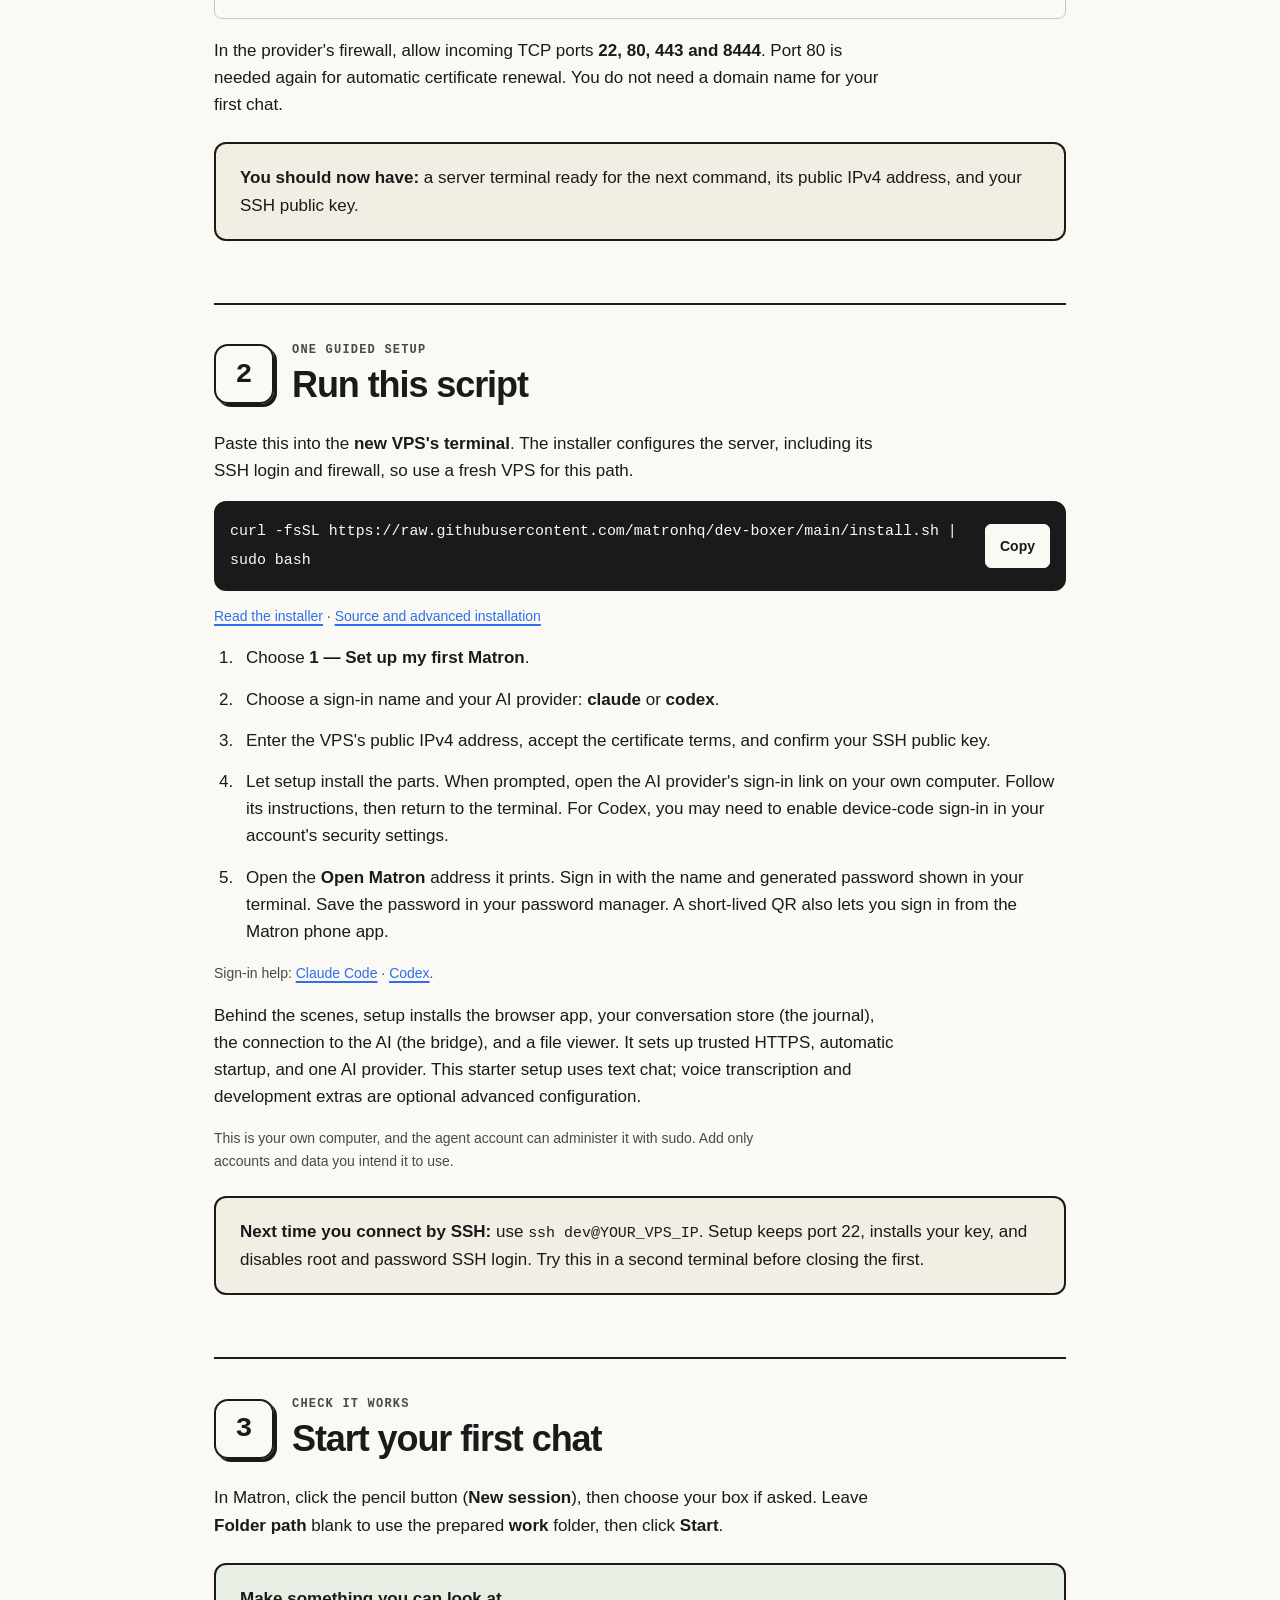
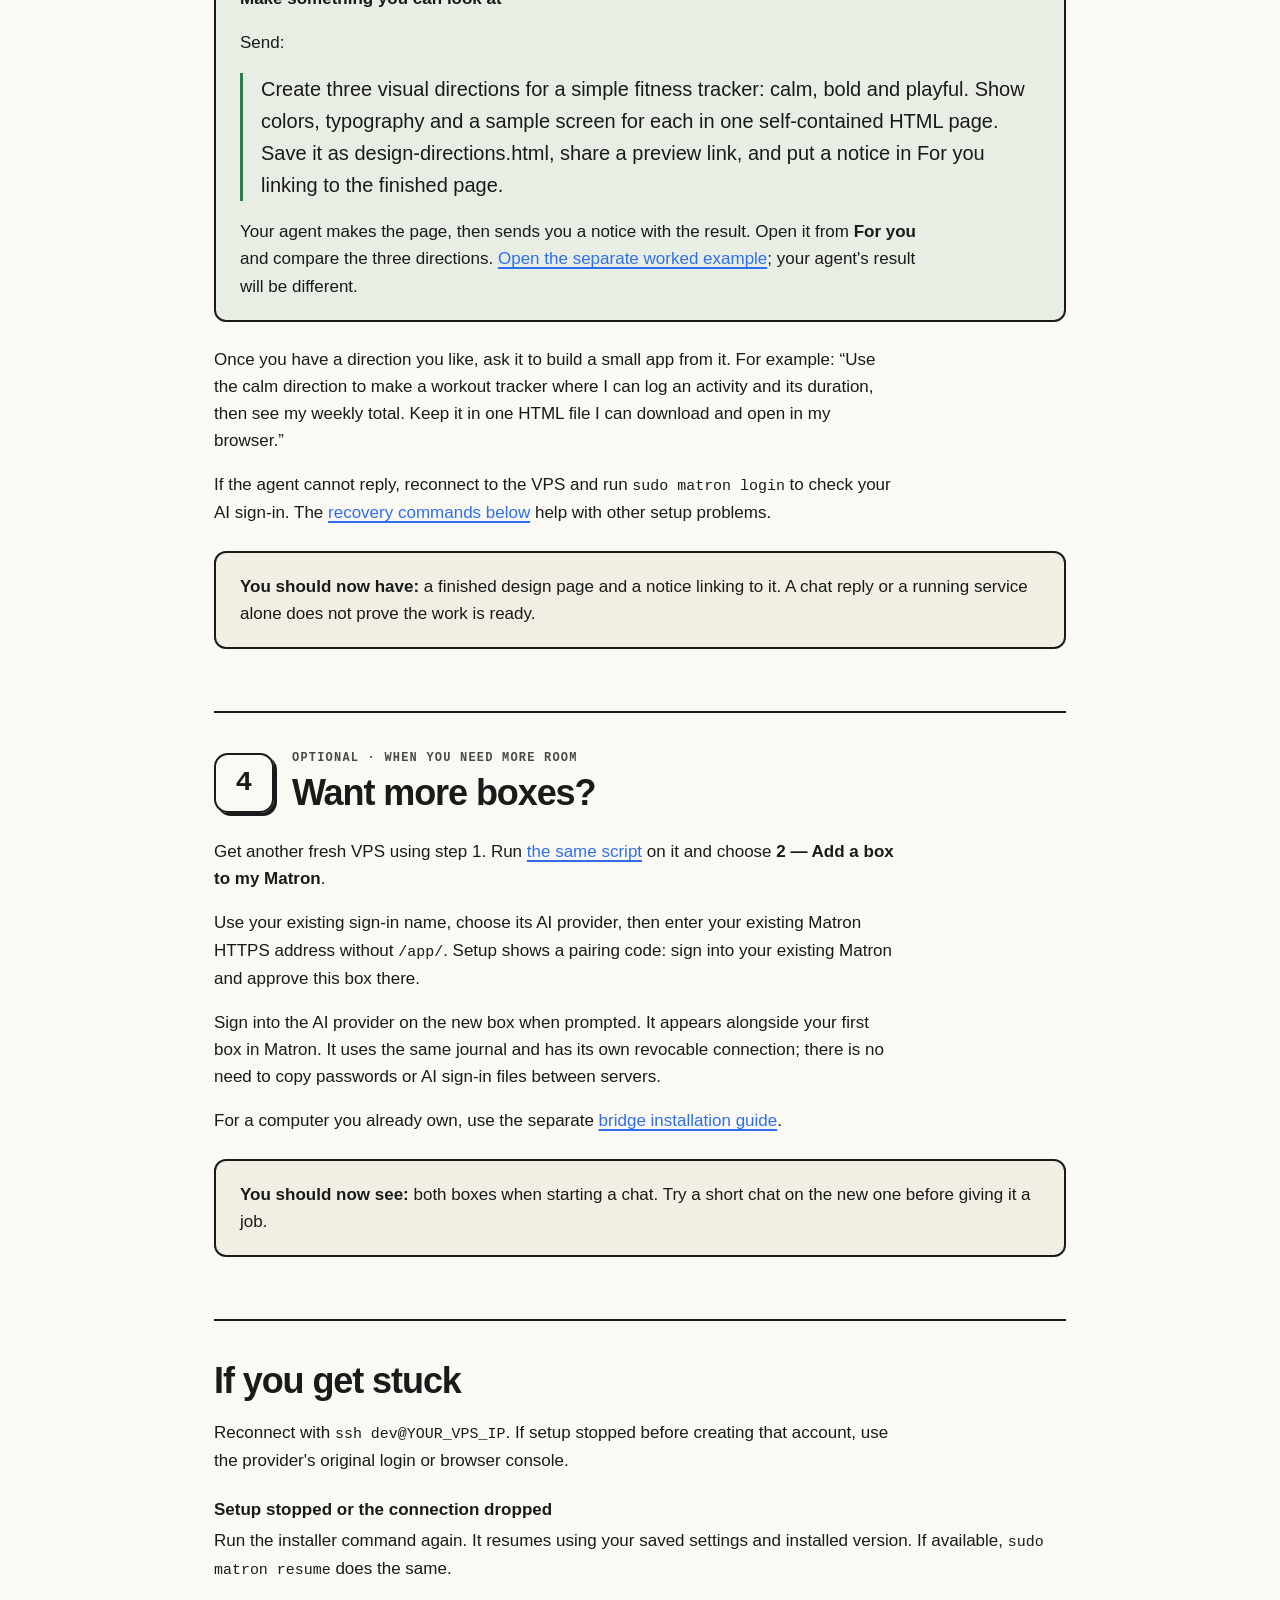
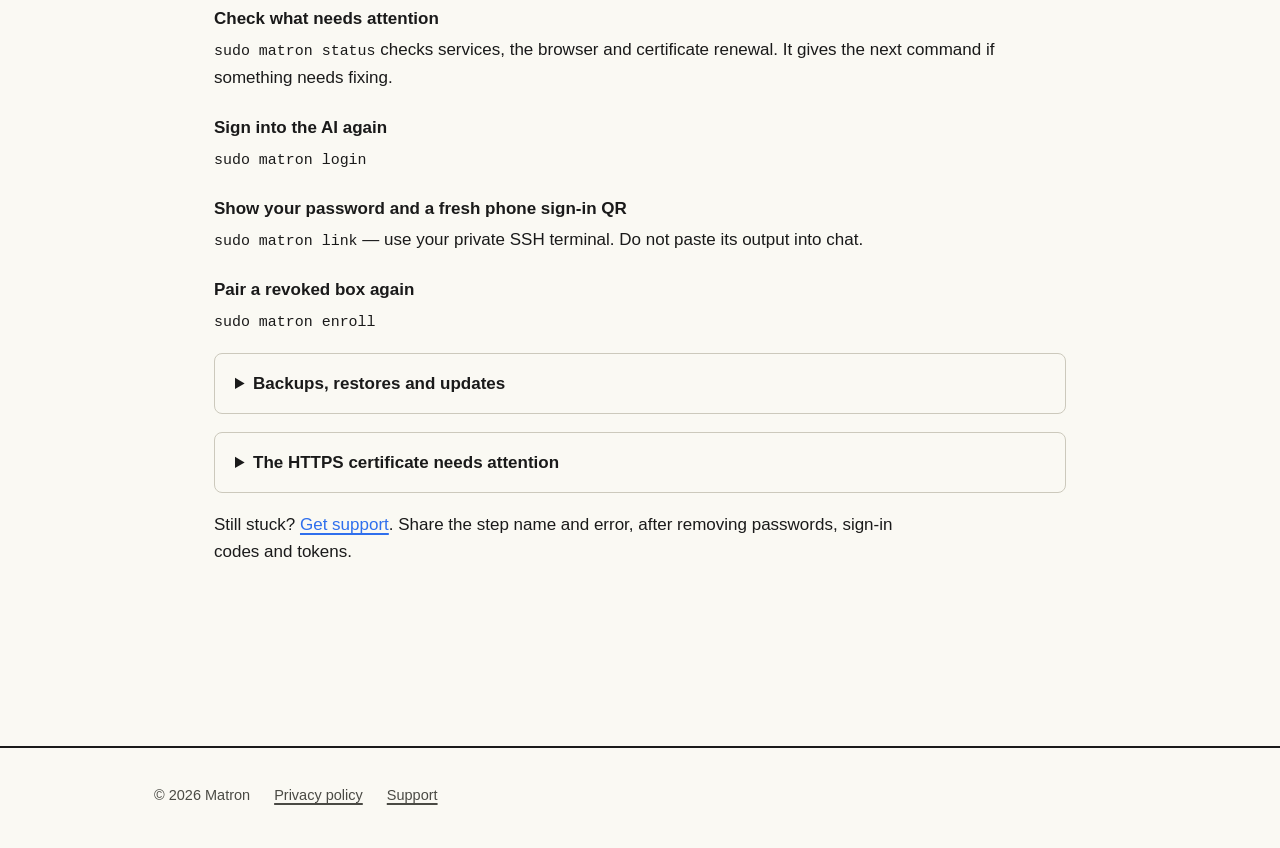
<file: getting-started/index.html>
<!doctype html>
<html lang="en">
<head>
<meta charset="utf-8">
<meta name="viewport" content="width=device-width, initial-scale=1">
<title>Get started in four steps — Matron</title>
<meta name="description" content="Get a server, run the guided installer, start your first chat, and add more computers when you need them.">
<link rel="canonical" href="https://matron.chat/getting-started/">
<link rel="icon" type="image/png" href="/assets/favicon-32.png">
<link rel="stylesheet" href="/style.css?v=10">
<link rel="stylesheet" href="./guide.css">
</head>
<body>
<header class="site"><div class="wrap">
  <img src="/assets/icon-256.png" alt="" width="36" height="36"><a class="brand" href="/">matron</a>
  <nav class="main" id="nav"><a href="/">Home</a><a href="/getting-started/" aria-current="page">Get started</a><a href="https://github.com/Matronhq">GitHub</a><a href="/support/">Support</a></nav>
  <button class="nav-toggle" type="button" aria-label="Menu" aria-expanded="false" aria-controls="nav">&#9776;</button>
</div></header>
<main class="guide wrap">
  <div class="guide-intro">
    <p class="eyebrow">YOUR FIRST MATRON</p>
    <h1>A computer that works.<br>A place to talk to it.</h1>
    <p class="lede">Rent a small computer that stays on. Run one guided setup. Open Matron and give your first agent a job.</p>
    <p>An <strong>agent</strong> is an AI that can use tools and carry out work. A <strong>box</strong> is a computer it runs on. You can start with one.</p>
    <p>This guide sets up text chat and file sharing. Email and other service integrations are not included.</p>
    <div class="before"><strong>Before you buy:</strong> you need a computer for the initial setup, an SSH key, and a Claude Code or Codex account with access to its command-line app. The server and AI usage are separate bills. Matron is open source; it does not include either subscription.</div>
  </div>
  <nav class="step-nav" aria-label="Setup steps"><a href="#vps">1. Get a VPS</a><a href="#install">2. Run the script</a><a href="#first-chat">3. Start a chat</a><a href="#boxes">4. Add more boxes</a></nav>

  <section class="onboarding-step" id="vps" aria-labelledby="vps-title">
    <div class="step-heading"><span class="step-number" aria-hidden="true">1</span><div><p class="eyebrow">START HERE</p><h2 id="vps-title">Get a VPS</h2></div></div>
    <p>A VPS is a rented computer on the internet. Order a <strong>fresh Ubuntu 24.04 server, x86-64, with at least 2 CPUs, 4 GB RAM, 40 GB disk and a stable public IPv4 address</strong>. Choose a location near you. Larger jobs or several agents may need more memory.</p>
    <p>Compare these budget options. Start with a short commitment while trying Matron; the lowest advertised monthly equivalent can require a longer contract.</p>
    <div class="table-scroll" tabindex="0" role="region" aria-label="VPS provider comparison"><table>
      <caption>Provider offers checked 14 November 2026. These are starting prices, not checkout quotes or performance benchmarks.</caption>
      <thead><tr><th>Provider</th><th>Example size</th><th>Price and terms to check</th></tr></thead>
      <tbody>
        <tr><td><a href="https://contabo.com/en/vps/">Contabo Cloud VPS 4</a></td><td>4 CPUs · 8 GB · 100 GB SSD</td><td>Advertised from €5.50/month. Region, tax and term affect the total. Its entry Core VPS 4 has a <a href="https://help.contabo.com/en/support/solutions/articles/103000398194-why-is-there-a-setup-fee-on-my-core-vps-4-storage-vps-10-order-">setup fee on a one-month contract</a>; compare the first bill as well as renewal.</td></tr>
        <tr><td><a href="https://www.ovhcloud.com/en-gb/vps/">OVHcloud VPS-1</a></td><td>2 CPUs · 4 GB · 40 GB NVMe</td><td>UK page: from £3.31 excluding VAT (£3.97 including VAT) per month. Confirm commitment, location and renewal price in its configurator.</td></tr>
        <tr><td><a href="https://www.netcup.com/en/server/vps-lite">netcup VPS Lite 1</a></td><td>2 CPUs · 4 GB · 80 GB SSD</td><td>From €5.86/month including German 19% VAT, with a six-month contract. Your country changes VAT; available locations vary.</td></tr>
      </tbody>
    </table></div>
    <p class="small">Before paying, confirm Ubuntu 24.04, included public IPv4, root or sudo access, cancellation terms, setup fees and the total after any discount ends. Avoid shared web hosting, IPv6-only plans and preinstalled control panels for this guide.</p>
    <details><summary>Create an SSH key and connect</summary>
      <p>An SSH key lets your computer sign into the server. On your own computer, open Terminal on macOS/Linux or PowerShell on Windows and run:</p>
      <div class="command"><pre><code id="key-command">ssh-keygen -t ed25519</code></pre><button type="button" data-copy="key-command">Copy</button></div>
      <p>Accept the suggested location only if it does not replace an existing key. Choose a passphrase. Upload the <strong>public</strong> key to the VPS dashboard when it asks for an SSH key. Keep the private key on your computer.</p>
      <p>To display the public key on macOS/Linux:</p><pre><code>cat ~/.ssh/id_ed25519.pub</code></pre>
      <p>On Windows PowerShell:</p><pre><code>Get-Content $HOME\.ssh\id_ed25519.pub</code></pre>
      <p>Use the SSH connection command in your provider's dashboard, or its browser console. It supplies the initial username and IP address. If it uses an initial password, enter that only in the server login prompt. Keep this connection open until setup finishes.</p>
    </details>
    <p>In the provider's firewall, allow incoming TCP ports <strong>22, 80, 443 and 8444</strong>. Port 80 is needed again for automatic certificate renewal. You do not need a domain name for your first chat.</p>
    <div class="expected"><strong>You should now have:</strong> a server terminal ready for the next command, its public IPv4 address, and your SSH public key.</div>
  </section>

  <section class="onboarding-step" id="install" aria-labelledby="install-title">
    <div class="step-heading"><span class="step-number" aria-hidden="true">2</span><div><p class="eyebrow">ONE GUIDED SETUP</p><h2 id="install-title">Run this script</h2></div></div>
    <p>Paste this into the <strong>new VPS's terminal</strong>. The installer configures the server, including its SSH login and firewall, so use a fresh VPS for this path.</p>
    <div class="command"><pre><code id="install-command">curl -fsSL https://raw.githubusercontent.com/matronhq/dev-boxer/main/install.sh | sudo bash</code></pre><button type="button" data-copy="install-command">Copy</button></div>
    <p class="small"><a href="https://github.com/Matronhq/dev-boxer/blob/main/install.sh">Read the installer</a> · <a href="https://github.com/Matronhq/dev-boxer">Source and advanced installation</a></p>
    <ol class="instructions">
      <li>Choose <strong>1 — Set up my first Matron</strong>.</li>
      <li>Choose a sign-in name and your AI provider: <strong>claude</strong> or <strong>codex</strong>.</li>
      <li>Enter the VPS's public IPv4 address, accept the certificate terms, and confirm your SSH public key.</li>
      <li>Let setup install the parts. When prompted, open the AI provider's sign-in link on your own computer. Follow its instructions, then return to the terminal. For Codex, you may need to enable device-code sign-in in your account's security settings.</li>
      <li>Open the <strong>Open Matron</strong> address it prints. Sign in with the name and generated password shown in your terminal. Save the password in your password manager. A short-lived QR also lets you sign in from the Matron phone app.</li>
    </ol>
    <p class="small">Sign-in help: <a href="https://code.claude.com/docs/en/authentication">Claude Code</a> · <a href="https://learn.chatgpt.com/docs/auth?surface=cli">Codex</a>.</p>
    <p>Behind the scenes, setup installs the browser app, your conversation store (the journal), the connection to the AI (the bridge), and a file viewer. It sets up trusted HTTPS, automatic startup, and one AI provider. This starter setup uses text chat; voice transcription and development extras are optional advanced configuration.</p>
    <p class="small">This is your own computer, and the agent account can administer it with sudo. Add only accounts and data you intend it to use.</p>
    <div class="expected"><strong>Next time you connect by SSH:</strong> use <code>ssh dev@YOUR_VPS_IP</code>. Setup keeps port 22, installs your key, and disables root and password SSH login. Try this in a second terminal before closing the first.</div>
  </section>

  <section class="onboarding-step" id="first-chat" aria-labelledby="first-chat-title">
    <div class="step-heading"><span class="step-number" aria-hidden="true">3</span><div><p class="eyebrow">CHECK IT WORKS</p><h2 id="first-chat-title">Start your first chat</h2></div></div>
    <p>In Matron, click the pencil button (<strong>New session</strong>), then choose your box if asked. Leave <strong>Folder path</strong> blank to use the prepared <strong>work</strong> folder, then click <strong>Start</strong>.</p>
    <div class="first-job"><strong>Make something you can look at</strong><p>Send:</p><blockquote>Create three visual directions for a simple fitness tracker: calm, bold and playful. Show colors, typography and a sample screen for each in one self-contained HTML page. Save it as design-directions.html, share a preview link, and put a notice in For you linking to the finished page.</blockquote><p>Your agent makes the page, then sends you a notice with the result. Open it from <strong>For you</strong> and compare the three directions. <a href="/examples/design-directions/">Open the separate worked example</a>; your agent's result will be different.</p></div>
    <p>Once you have a direction you like, ask it to build a small app from it. For example: “Use the calm direction to make a workout tracker where I can log an activity and its duration, then see my weekly total. Keep it in one HTML file I can download and open in my browser.”</p>
    <p>If the agent cannot reply, reconnect to the VPS and run <code>sudo matron login</code> to check your AI sign-in. The <a href="#help">recovery commands below</a> help with other setup problems.</p>
    <div class="expected"><strong>You should now have:</strong> a finished design page and a notice linking to it. A chat reply or a running service alone does not prove the work is ready.</div>
  </section>

  <section class="onboarding-step" id="boxes" aria-labelledby="boxes-title">
    <div class="step-heading"><span class="step-number" aria-hidden="true">4</span><div><p class="eyebrow">OPTIONAL · WHEN YOU NEED MORE ROOM</p><h2 id="boxes-title">Want more boxes?</h2></div></div>
    <p>Get another fresh VPS using step 1. Run <a href="#install">the same script</a> on it and choose <strong>2 — Add a box to my Matron</strong>.</p>
    <p>Use your existing sign-in name, choose its AI provider, then enter your existing Matron HTTPS address without <code>/app/</code>. Setup shows a pairing code: sign into your existing Matron and approve this box there.</p>
    <p>Sign into the AI provider on the new box when prompted. It appears alongside your first box in Matron. It uses the same journal and has its own revocable connection; there is no need to copy passwords or AI sign-in files between servers.</p>
    <p>For a computer you already own, use the separate <a href="https://github.com/Matronhq/matron-bridge#readme">bridge installation guide</a>.</p>
    <div class="expected"><strong>You should now see:</strong> both boxes when starting a chat. Try a short chat on the new one before giving it a job.</div>
  </section>

  <section class="help" id="help" aria-labelledby="help-title">
    <h2 id="help-title">If you get stuck</h2>
    <p>Reconnect with <code>ssh dev@YOUR_VPS_IP</code>. If setup stopped before creating that account, use the provider's original login or browser console.</p>
    <dl class="recovery"><dt>Setup stopped or the connection dropped</dt><dd>Run the installer command again. It resumes using your saved settings and installed version. If available, <code>sudo matron resume</code> does the same.</dd><dt>Check what needs attention</dt><dd><code>sudo matron status</code> checks services, the browser and certificate renewal. It gives the next command if something needs fixing.</dd><dt>Sign into the AI again</dt><dd><code>sudo matron login</code></dd><dt>Show your password and a fresh phone sign-in QR</dt><dd><code>sudo matron link</code> — use your private SSH terminal. Do not paste its output into chat.</dd><dt>Pair a revoked box again</dt><dd><code>sudo matron enroll</code></dd></dl>
    <details><summary>Backups, restores and updates</summary>
      <p><code>sudo matron backup</code> briefly stops Matron and saves a private archive. Copy it off the VPS to private storage. It contains credentials and conversation data. <strong>It excludes your work folders and AI sign-in sessions:</strong> back up your work separately and sign into your AI again after recovery.</p>
      <p>To restore, first install Matron on the replacement VPS with the same sign-in name and first-box/add-box choice. Copy your archive there, then run <code>sudo matron restore /path/to/backup.tar.gz --replace-state</code>. This replaces its Matron state and reapplies the new server address. Keep the old server stopped when moving a box.</p>
      <p>For a deliberate update, make a backup, then run <code>sudo matron update --backup /path/to/backup.tar.gz</code>. Repeating ordinary setup does not update Matron components. <a href="https://github.com/Matronhq/dev-boxer/blob/main/docs/starter-recovery.md">Full recovery guide and backup limits</a>.</p>
    </details>
    <details><summary>The HTTPS certificate needs attention</summary><p>Keep port 80 reachable in both the provider's firewall and the VPS. Check <code>sudo journalctl -u matron-certificate.service</code>, then run <code>sudo systemctl start matron-certificate.service</code> to retry. Never bypass a browser certificate warning. If the public IP changed, update it in <code>/opt/dev-boxer/config.yml</code> and resume setup.</p></details>
    <p>Still stuck? <a href="/support/">Get support</a>. Share the step name and error, after removing passwords, sign-in codes and tokens.</p>
  </section>
  <p id="copy-status" class="copy-status" role="status" aria-live="polite"></p>
</main>
<footer class="site"><div class="wrap"><span>&copy; 2026 Matron</span><a href="/privacy/">Privacy policy</a><a href="/support/">Support</a></div></footer>
<script src="./guide.js"></script>
</body>
</html>
</file>
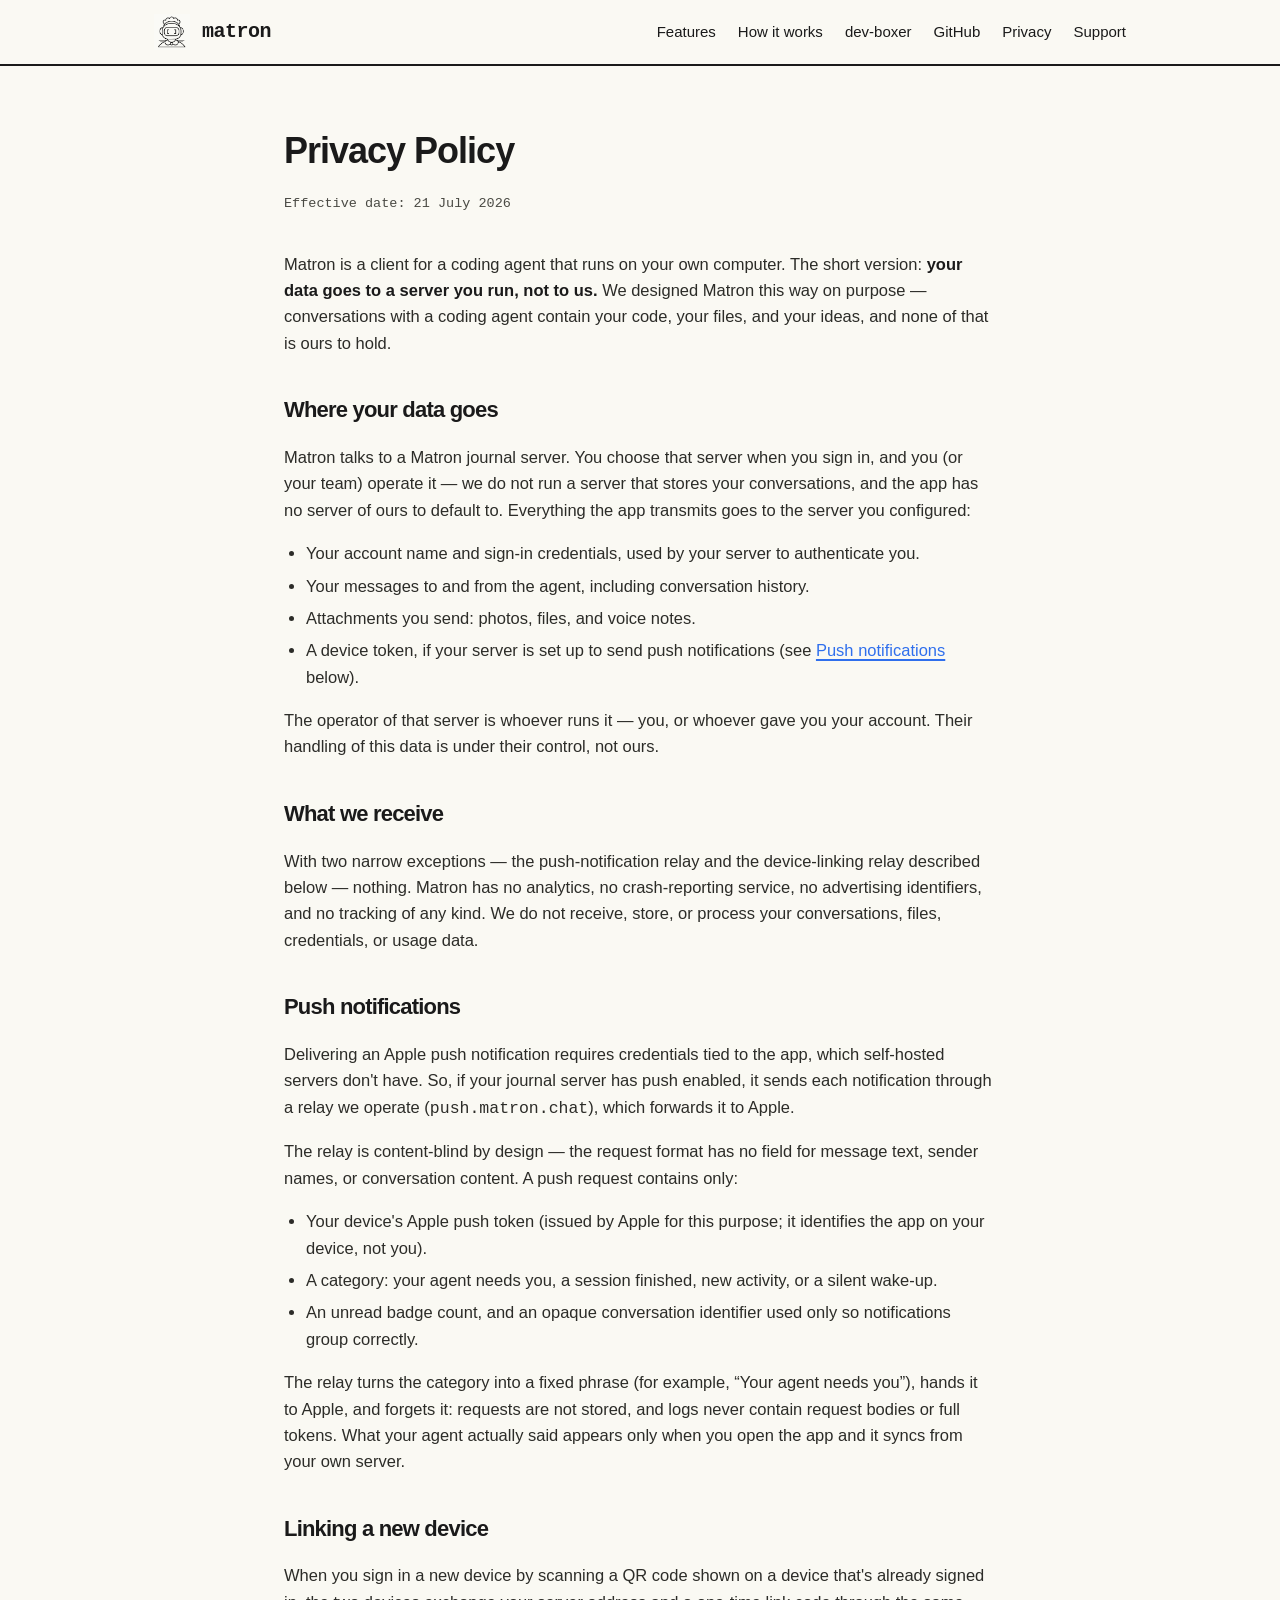
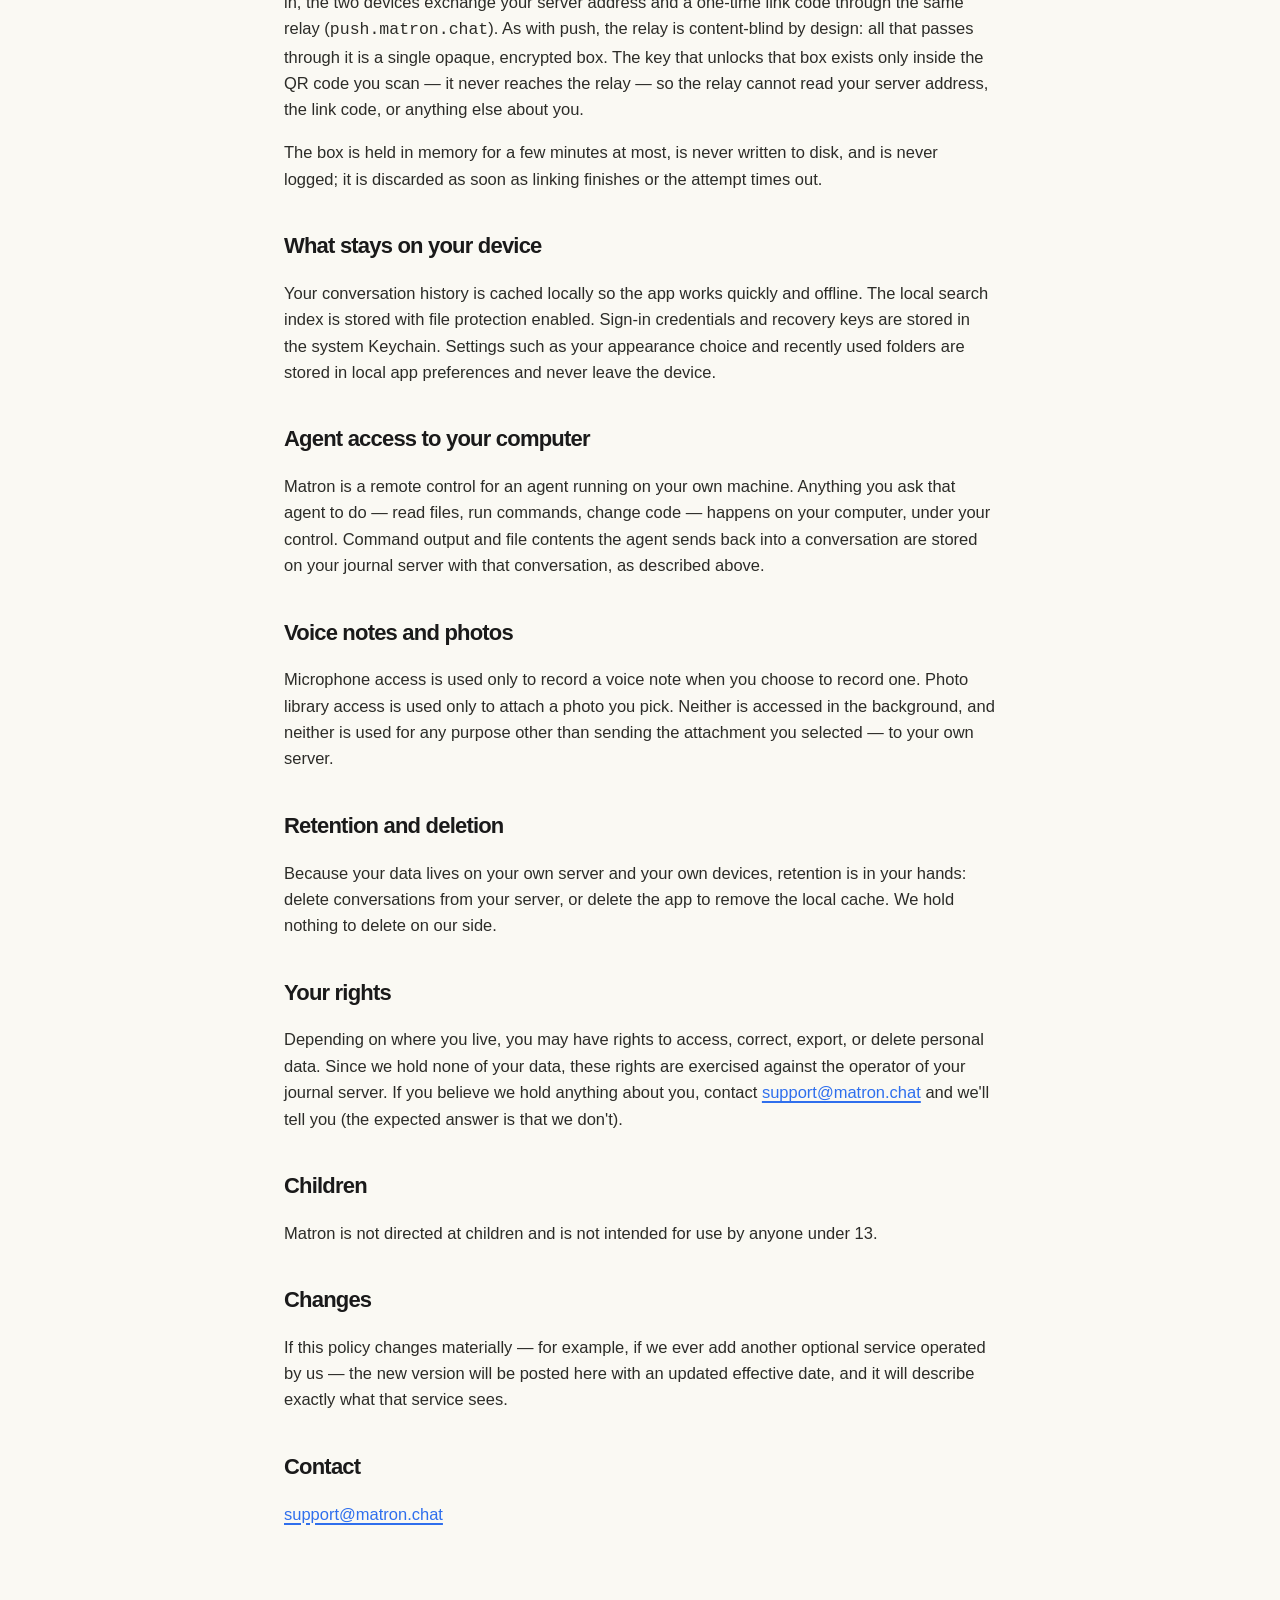
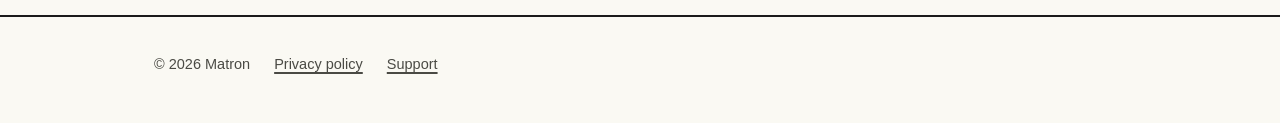
<file: privacy/index.html>
<!doctype html>
<html lang="en">
<head>
<meta charset="utf-8">
<meta name="viewport" content="width=device-width, initial-scale=1">
<title>Privacy Policy — Matron</title>
<meta name="description" content="Matron's privacy policy: the app talks only to a server you run yourself. We don't collect your data.">
<link rel="icon" type="image/png" sizes="32x32" href="/assets/favicon-32.png">
<link rel="apple-touch-icon" href="/assets/apple-touch-icon.png">
<link rel="stylesheet" href="/style.css?v=6">
</head>
<body>

<header class="site">
  <div class="wrap">
    <img src="/assets/icon-256.png" alt="" width="36" height="36">
    <a class="brand" href="/">matron</a>
    <nav class="main" id="nav">
      <a href="/#features">Features</a>
      <a href="/#how">How it works</a>
      <a href="/dev-boxer/">dev-boxer</a>
      <a href="https://github.com/Matronhq">GitHub</a>
      <a href="/privacy/">Privacy</a>
      <a href="/support/">Support</a>
    </nav>
    <button class="nav-toggle" type="button" aria-label="Menu" aria-expanded="false" aria-controls="nav">&#9776;</button>
  </div>
</header>

<main class="prose">
  <div class="wrap">
    <h1>Privacy Policy</h1>
    <p class="updated">Effective date: 21 July 2026</p>

    <p>Matron is a client for a coding agent that runs on your own computer. The short version: <strong>your data goes to a server you run, not to us.</strong> We designed Matron this way on purpose — conversations with a coding agent contain your code, your files, and your ideas, and none of that is ours to hold.</p>

    <h2>Where your data goes</h2>
    <p>Matron talks to a Matron journal server. You choose that server when you sign in, and you (or your team) operate it — we do not run a server that stores your conversations, and the app has no server of ours to default to. Everything the app transmits goes to the server you configured:</p>
    <ul>
      <li>Your account name and sign-in credentials, used by your server to authenticate you.</li>
      <li>Your messages to and from the agent, including conversation history.</li>
      <li>Attachments you send: photos, files, and voice notes.</li>
      <li>A device token, if your server is set up to send push notifications (see <a href="#push">Push notifications</a> below).</li>
    </ul>
    <p>The operator of that server is whoever runs it — you, or whoever gave you your account. Their handling of this data is under their control, not ours.</p>

    <h2>What we receive</h2>
    <p>With two narrow exceptions — the push-notification relay and the device-linking relay described below — nothing. Matron has no analytics, no crash-reporting service, no advertising identifiers, and no tracking of any kind. We do not receive, store, or process your conversations, files, credentials, or usage data.</p>

    <h2 id="push">Push notifications</h2>
    <p>Delivering an Apple push notification requires credentials tied to the app, which self-hosted servers don't have. So, if your journal server has push enabled, it sends each notification through a relay we operate (<span style="font-family:var(--mono)">push.matron.chat</span>), which forwards it to Apple.</p>
    <p>The relay is content-blind by design — the request format has no field for message text, sender names, or conversation content. A push request contains only:</p>
    <ul>
      <li>Your device's Apple push token (issued by Apple for this purpose; it identifies the app on your device, not you).</li>
      <li>A category: your agent needs you, a session finished, new activity, or a silent wake-up.</li>
      <li>An unread badge count, and an opaque conversation identifier used only so notifications group correctly.</li>
    </ul>
    <p>The relay turns the category into a fixed phrase (for example, &ldquo;Your agent needs you&rdquo;), hands it to Apple, and forgets it: requests are not stored, and logs never contain request bodies or full tokens. What your agent actually said appears only when you open the app and it syncs from your own server.</p>

    <h2 id="link">Linking a new device</h2>
    <p>When you sign in a new device by scanning a QR code shown on a device that's already signed in, the two devices exchange your server address and a one-time link code through the same relay (<span style="font-family:var(--mono)">push.matron.chat</span>). As with push, the relay is content-blind by design: all that passes through it is a single opaque, encrypted box. The key that unlocks that box exists only inside the QR code you scan — it never reaches the relay — so the relay cannot read your server address, the link code, or anything else about you.</p>
    <p>The box is held in memory for a few minutes at most, is never written to disk, and is never logged; it is discarded as soon as linking finishes or the attempt times out.</p>

    <h2>What stays on your device</h2>
    <p>Your conversation history is cached locally so the app works quickly and offline. The local search index is stored with file protection enabled. Sign-in credentials and recovery keys are stored in the system Keychain. Settings such as your appearance choice and recently used folders are stored in local app preferences and never leave the device.</p>

    <h2>Agent access to your computer</h2>
    <p>Matron is a remote control for an agent running on your own machine. Anything you ask that agent to do — read files, run commands, change code — happens on your computer, under your control. Command output and file contents the agent sends back into a conversation are stored on your journal server with that conversation, as described above.</p>

    <h2>Voice notes and photos</h2>
    <p>Microphone access is used only to record a voice note when you choose to record one. Photo library access is used only to attach a photo you pick. Neither is accessed in the background, and neither is used for any purpose other than sending the attachment you selected — to your own server.</p>

    <h2>Retention and deletion</h2>
    <p>Because your data lives on your own server and your own devices, retention is in your hands: delete conversations from your server, or delete the app to remove the local cache. We hold nothing to delete on our side.</p>

    <h2>Your rights</h2>
    <p>Depending on where you live, you may have rights to access, correct, export, or delete personal data. Since we hold none of your data, these rights are exercised against the operator of your journal server. If you believe we hold anything about you, contact <a href="mailto:support@matron.chat">support@matron.chat</a> and we'll tell you (the expected answer is that we don't).</p>

    <h2>Children</h2>
    <p>Matron is not directed at children and is not intended for use by anyone under 13.</p>

    <h2>Changes</h2>
    <p>If this policy changes materially — for example, if we ever add another optional service operated by us — the new version will be posted here with an updated effective date, and it will describe exactly what that service sees.</p>

    <h2>Contact</h2>
    <p><a href="mailto:support@matron.chat">support@matron.chat</a></p>
  </div>
</main>

<footer class="site">
  <div class="wrap">
    <span>&copy; 2026 Matron</span>
    <a href="/privacy/">Privacy policy</a>
    <a href="/support/">Support</a>
  </div>
</footer>

<script>
var navToggle = document.querySelector('.nav-toggle');
if (navToggle) {
  var nav = document.getElementById('nav');
  navToggle.addEventListener('click', function () {
    var open = nav.classList.toggle('open');
    navToggle.setAttribute('aria-expanded', open ? 'true' : 'false');
  });
  nav.addEventListener('click', function (e) {
    if (e.target.tagName === 'A') {
      nav.classList.remove('open');
      navToggle.setAttribute('aria-expanded', 'false');
    }
  });
}
</script>
</body>
</html>
</file>
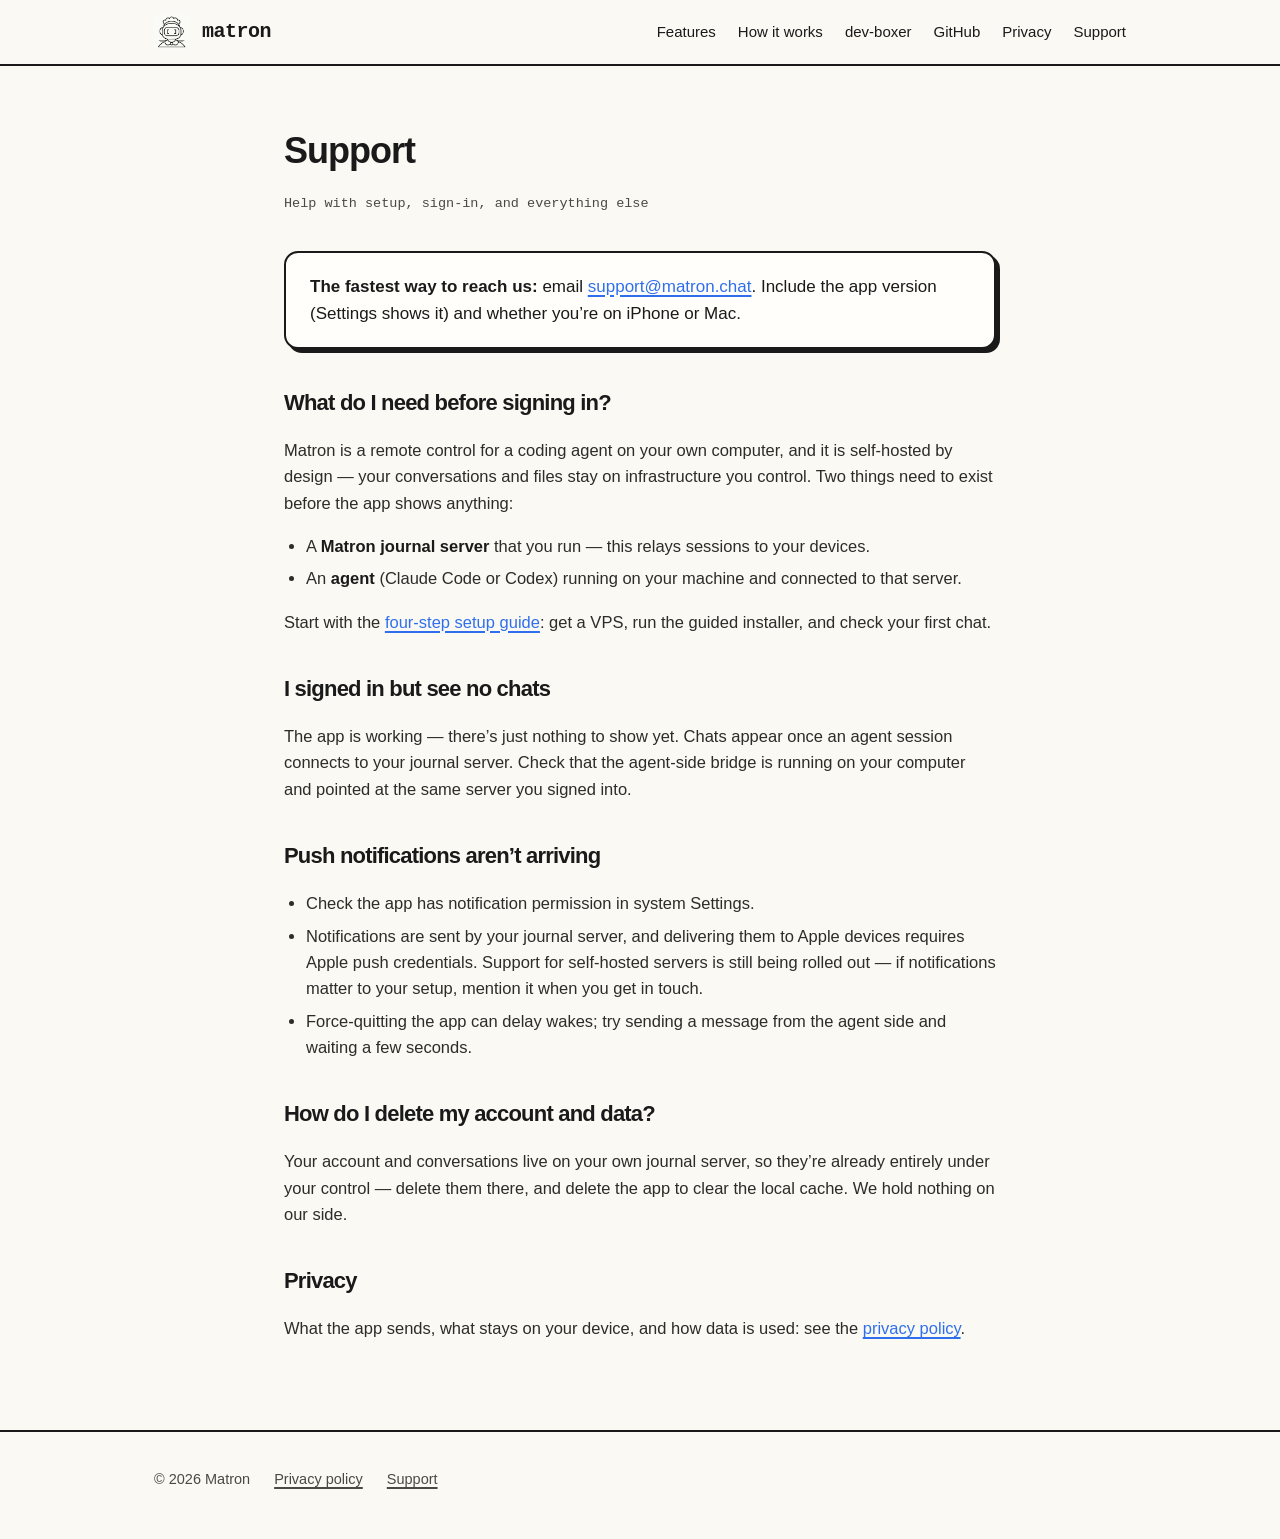
<file: support/index.html>
<!doctype html>
<html lang="en">
<head>
<meta charset="utf-8">
<meta name="viewport" content="width=device-width, initial-scale=1">
<title>Support — Matron</title>
<meta name="description" content="Get help with Matron: setup requirements, common questions, and how to contact us.">
<link rel="icon" type="image/png" sizes="32x32" href="/assets/favicon-32.png">
<link rel="apple-touch-icon" href="/assets/apple-touch-icon.png">
<link rel="stylesheet" href="/style.css?v=6">
</head>
<body>

<header class="site">
  <div class="wrap">
    <img src="/assets/icon-256.png" alt="" width="36" height="36">
    <a class="brand" href="/">matron</a>
    <nav class="main" id="nav">
      <a href="/#features">Features</a>
      <a href="/#how">How it works</a>
      <a href="/dev-boxer/">dev-boxer</a>
      <a href="https://github.com/Matronhq">GitHub</a>
      <a href="/privacy/">Privacy</a>
      <a href="/support/">Support</a>
    </nav>
    <button class="nav-toggle" type="button" aria-label="Menu" aria-expanded="false" aria-controls="nav">&#9776;</button>
  </div>
</header>

<main class="prose">
  <div class="wrap">
    <h1>Support</h1>
    <p class="updated">Help with setup, sign-in, and everything else</p>

    <div class="contact-card">
      <strong>The fastest way to reach us:</strong> email <a href="mailto:support@matron.chat">support@matron.chat</a>. Include the app version (Settings shows it) and whether you&rsquo;re on iPhone or Mac.
    </div>

    <h2>What do I need before signing in?</h2>
    <p>Matron is a remote control for a coding agent on your own computer, and it is self-hosted by design — your conversations and files stay on infrastructure you control. Two things need to exist before the app shows anything:</p>
    <ul>
      <li>A <strong>Matron journal server</strong> that you run — this relays sessions to your devices.</li>
      <li>An <strong>agent</strong> (Claude Code or Codex) running on your machine and connected to that server.</li>
    </ul>
    <p>Start with the <a href="/getting-started/">four-step setup guide</a>: get a VPS, run the guided installer, and check your first chat.</p>

    <h2>I signed in but see no chats</h2>
    <p>The app is working — there&rsquo;s just nothing to show yet. Chats appear once an agent session connects to your journal server. Check that the agent-side bridge is running on your computer and pointed at the same server you signed into.</p>

    <h2>Push notifications aren&rsquo;t arriving</h2>
    <ul>
      <li>Check the app has notification permission in system Settings.</li>
      <li>Notifications are sent by your journal server, and delivering them to Apple devices requires Apple push credentials. Support for self-hosted servers is still being rolled out — if notifications matter to your setup, mention it when you get in touch.</li>
      <li>Force-quitting the app can delay wakes; try sending a message from the agent side and waiting a few seconds.</li>
    </ul>

    <h2>How do I delete my account and data?</h2>
    <p>Your account and conversations live on your own journal server, so they&rsquo;re already entirely under your control — delete them there, and delete the app to clear the local cache. We hold nothing on our side.</p>

    <h2>Privacy</h2>
    <p>What the app sends, what stays on your device, and how data is used: see the <a href="/privacy/">privacy policy</a>.</p>
  </div>
</main>

<footer class="site">
  <div class="wrap">
    <span>&copy; 2026 Matron</span>
    <a href="/privacy/">Privacy policy</a>
    <a href="/support/">Support</a>
  </div>
</footer>

<script>
var navToggle = document.querySelector('.nav-toggle');
if (navToggle) {
  var nav = document.getElementById('nav');
  navToggle.addEventListener('click', function () {
    var open = nav.classList.toggle('open');
    navToggle.setAttribute('aria-expanded', open ? 'true' : 'false');
  });
  nav.addEventListener('click', function (e) {
    if (e.target.tagName === 'A') {
      nav.classList.remove('open');
      navToggle.setAttribute('aria-expanded', 'false');
    }
  });
}
</script>
</body>
</html>
</file>
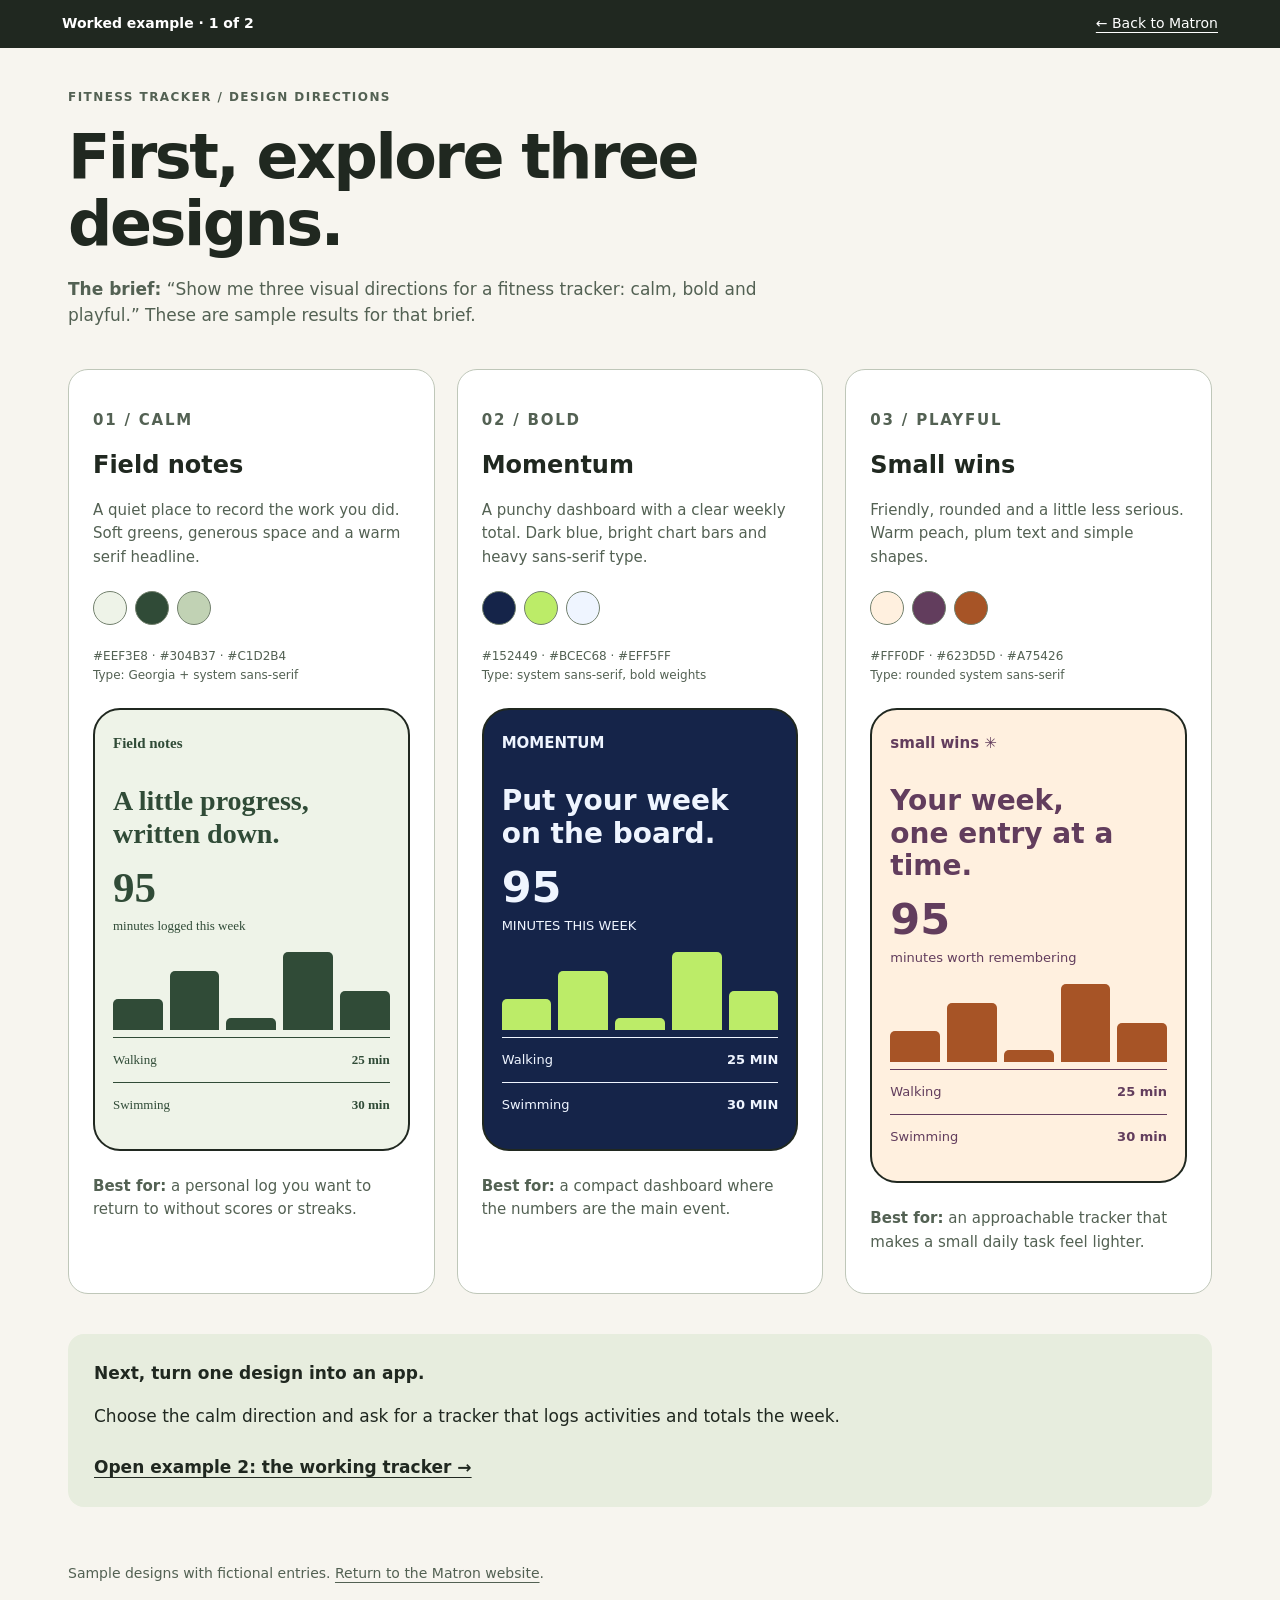
<file: examples/design-directions/index.html>
<!doctype html>
<html lang="en">
<head>
<meta charset="utf-8">
<meta name="viewport" content="width=device-width, initial-scale=1">
<title>Three directions for a fitness tracker — Matron example</title>
<style>
*{box-sizing:border-box}body{margin:0;background:#f7f5ef;color:#202820;font:17px/1.55 system-ui,sans-serif}a{color:inherit;text-underline-offset:4px}header,main,footer{max-width:1200px;margin:auto;padding:28px}header{display:flex;justify-content:space-between;gap:20px;flex-wrap:wrap;border-bottom:1px solid #d7d9cf}header strong{font-family:monospace;font-size:21px}.label{font-size:12px;font-weight:750;letter-spacing:.12em;text-transform:uppercase;color:#536153}h1{font-size:clamp(35px,5vw,62px);line-height:1.08;letter-spacing:-.04em;max-width:800px;margin:18px 0}main>p{max-width:720px;color:#536153}.directions{display:grid;grid-template-columns:repeat(3,minmax(0,1fr));gap:22px;margin:40px 0}.direction{border:1px solid #bfc7b9;border-radius:20px;padding:24px;background:white;min-width:0}.direction h2{font-size:24px;margin:8px 0}.direction>p{font-size:15px;color:#536153}.swatches{display:flex;gap:8px;flex-wrap:wrap;margin:22px 0}.swatch{width:34px;height:34px;border:1px solid #73816e;border-radius:50%}.palette{font-size:12px!important;overflow-wrap:anywhere}.phone{border:2px solid #202820;border-radius:27px;padding:22px 18px;min-height:370px;margin:24px 0;overflow:hidden}.phone .name{font-size:15px;font-weight:700}.phone h3{font-size:28px;line-height:1.15;margin:30px 0 16px}.stat{font-size:43px;line-height:1;font-weight:750}.stat small{display:block;font-size:13px;font-weight:500;margin-top:10px}.days{display:flex;gap:7px;align-items:end;height:78px;margin:20px 0 7px}.days span{flex:1;background:currentColor;border-radius:5px 5px 0 0;min-height:8px}.days-label{font-size:11px;display:flex;justify-content:space-between}.activity{display:flex;justify-content:space-between;gap:8px;padding:12px 0;border-top:1px solid currentColor;font-size:13px}.calm .phone{background:#eef3e8;color:#304b37;font-family:Georgia,serif}.bold .phone{background:#152449;color:#eff5ff;font-family:system-ui,sans-serif}.bold .days{color:#bcec68}.playful .phone{background:#fff0df;color:#623d5d;font-family:ui-rounded,system-ui,sans-serif}.playful .days{color:#a75426}.next{padding:26px;border-radius:16px;background:#e7edde}.next a{display:inline-block;margin-top:8px;font-weight:700}footer{font-size:14px;color:#536153}button,a{touch-action:manipulation}:focus-visible{outline:3px solid #2867a1;outline-offset:5px}@media(max-width:850px){.directions{grid-template-columns:1fr}.phone{max-width:320px;margin-left:auto;margin-right:auto}header,main,footer{padding:22px}.direction{padding:22px}}

.example-bar{position:sticky;top:0;z-index:10;max-width:none;margin:0;padding:0;background:#202820;color:white;border:0;font:14px/1.4 system-ui,sans-serif}.example-bar .bar-inner{width:100%;max-width:1200px;margin:auto;padding:14px 22px;display:flex;justify-content:space-between;align-items:center;gap:12px;flex-wrap:wrap}.example-bar a{color:white}.example-bar span{font-weight:700}
</style>
</head>
<body>
<header class="example-bar"><div class="bar-inner"><span>Worked example · 1 of 2</span><a href="/">&larr; Back to Matron</a></div></header>
<main>
<p class="label">Fitness tracker / Design directions</p>
<h1>First, explore three designs.</h1>
<p><strong>The brief:</strong> “Show me three visual directions for a fitness tracker: calm, bold and playful.” These are sample results for that brief.</p>
<div class="directions">
<article class="direction calm" id="calm">
<p class="label">01 / Calm</p><h2>Field notes</h2><p>A quiet place to record the work you did. Soft greens, generous space and a warm serif headline.</p>
<div class="swatches" aria-hidden="true"><span class="swatch" style="background:#eef3e8"></span><span class="swatch" style="background:#304b37"></span><span class="swatch" style="background:#c1d2b4"></span></div><p class="palette">#EEF3E8 · #304B37 · #C1D2B4<br>Type: Georgia + system sans-serif</p>
<div class="phone" role="img" aria-label="Calm sample screen: Field notes, 95 minutes logged this week, walking and swimming entries"><div class="name">Field notes</div><h3>A little progress,<br>written down.</h3><div class="stat">95<small>minutes logged this week</small></div><div class="days" aria-hidden="true"><span style="height:40%"></span><span style="height:75%"></span><span style="height:15%"></span><span style="height:100%"></span><span style="height:50%"></span></div><div class="activity"><span>Walking</span><strong>25 min</strong></div><div class="activity"><span>Swimming</span><strong>30 min</strong></div></div>
<p><strong>Best for:</strong> a personal log you want to return to without scores or streaks.</p>
</article>
<article class="direction bold" id="bold">
<p class="label">02 / Bold</p><h2>Momentum</h2><p>A punchy dashboard with a clear weekly total. Dark blue, bright chart bars and heavy sans-serif type.</p>
<div class="swatches" aria-hidden="true"><span class="swatch" style="background:#152449"></span><span class="swatch" style="background:#bcec68"></span><span class="swatch" style="background:#eff5ff"></span></div><p class="palette">#152449 · #BCEC68 · #EFF5FF<br>Type: system sans-serif, bold weights</p>
<div class="phone" role="img" aria-label="Bold sample screen: Momentum, 95 minutes this week with bright green chart bars"><div class="name">MOMENTUM</div><h3>Put your week<br>on the board.</h3><div class="stat">95<small>MINUTES THIS WEEK</small></div><div class="days" aria-hidden="true"><span style="height:40%"></span><span style="height:75%"></span><span style="height:15%"></span><span style="height:100%"></span><span style="height:50%"></span></div><div class="activity"><span>Walking</span><strong>25 MIN</strong></div><div class="activity"><span>Swimming</span><strong>30 MIN</strong></div></div>
<p><strong>Best for:</strong> a compact dashboard where the numbers are the main event.</p>
</article>
<article class="direction playful" id="playful">
<p class="label">03 / Playful</p><h2>Small wins</h2><p>Friendly, rounded and a little less serious. Warm peach, plum text and simple shapes.</p>
<div class="swatches" aria-hidden="true"><span class="swatch" style="background:#fff0df"></span><span class="swatch" style="background:#623d5d"></span><span class="swatch" style="background:#a75426"></span></div><p class="palette">#FFF0DF · #623D5D · #A75426<br>Type: rounded system sans-serif</p>
<div class="phone" role="img" aria-label="Playful sample screen: Small wins, 95 minutes this week in peach and plum"><div class="name">small wins ✳</div><h3>Your week,<br>one entry at a time.</h3><div class="stat">95<small>minutes worth remembering</small></div><div class="days" aria-hidden="true"><span style="height:40%"></span><span style="height:75%"></span><span style="height:15%"></span><span style="height:100%"></span><span style="height:50%"></span></div><div class="activity"><span>Walking</span><strong>25 min</strong></div><div class="activity"><span>Swimming</span><strong>30 min</strong></div></div>
<p><strong>Best for:</strong> an approachable tracker that makes a small daily task feel lighter.</p>
</article>
</div>
<div class="next"><strong>Next, turn one design into an app.</strong><p>Choose the calm direction and ask for a tracker that logs activities and totals the week.</p><a href="/examples/fitness-tracker/">Open example 2: the working tracker &rarr;</a></div>
</main>
<footer>Sample designs with fictional entries. <a href="/">Return to the Matron website</a>.</footer>
</body>
</html>
</file>
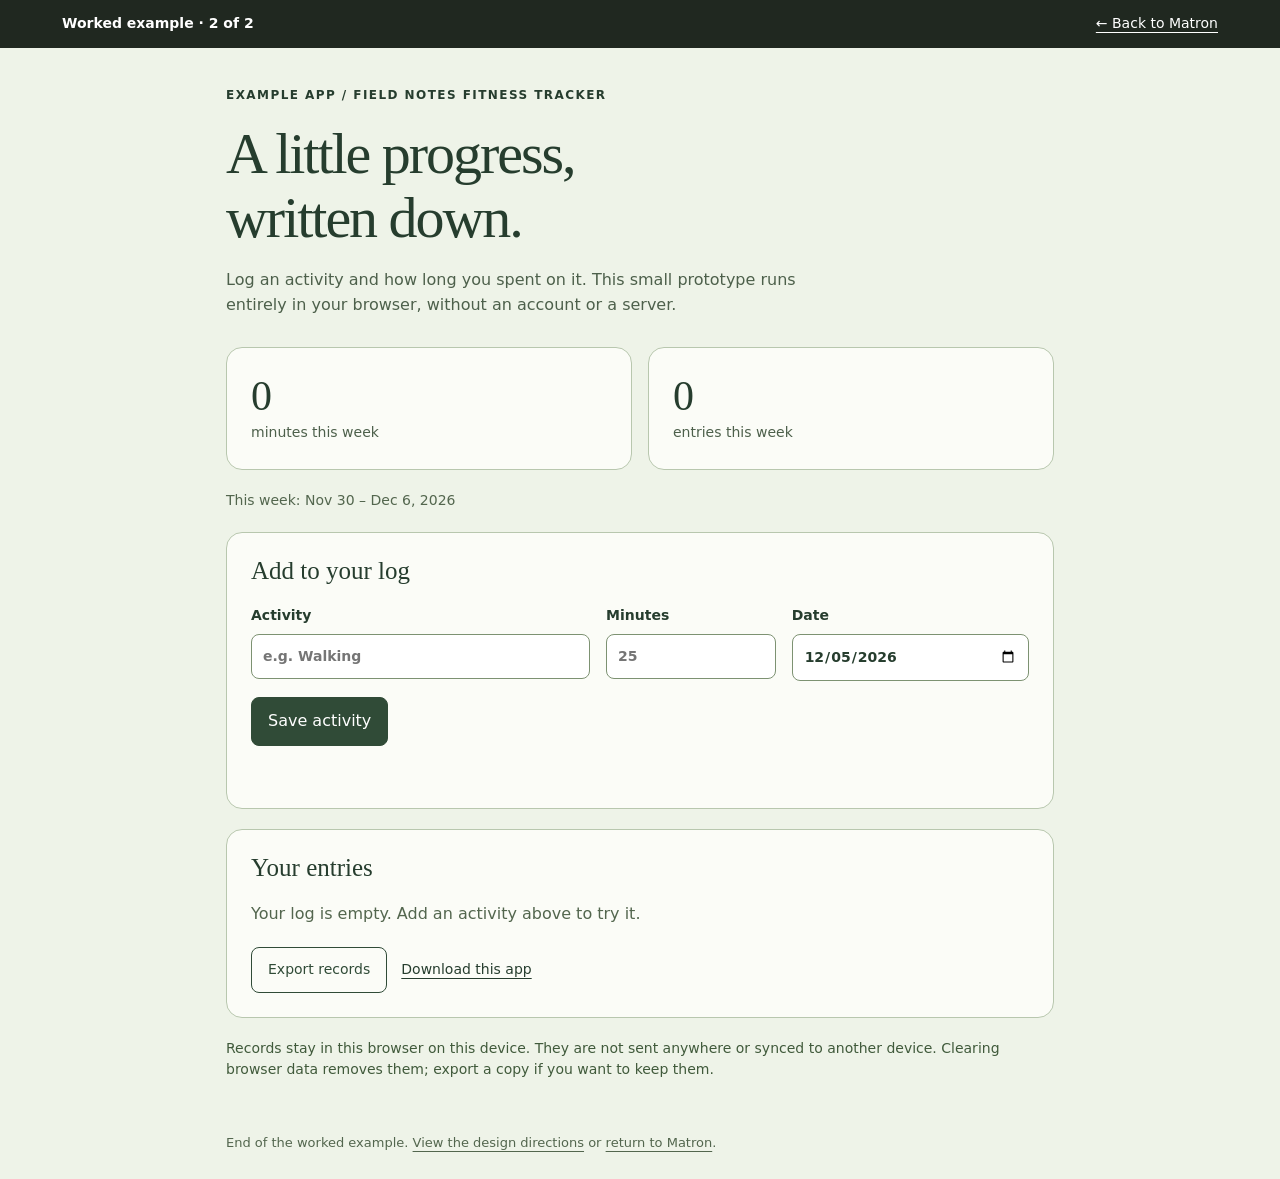
<file: examples/fitness-tracker/index.html>
<!doctype html>
<html lang="en">
<head>
<meta charset="utf-8">
<meta name="viewport" content="width=device-width, initial-scale=1">
<title>Field notes — example workout tracker</title>
<style>
*{box-sizing:border-box}body{margin:0;background:#eef3e8;color:#263d2e;font:16px/1.55 system-ui,sans-serif}a{color:inherit;text-underline-offset:4px}header,main,footer{max-width:880px;margin:auto;padding:26px}header{display:flex;justify-content:space-between;gap:16px;align-items:center;border-bottom:1px solid #b8c7ae;flex-wrap:wrap}.brand{font:bold 23px Georgia,serif}.tag{font-size:12px;letter-spacing:.12em;text-transform:uppercase;font-weight:700}h1{font:clamp(36px,6vw,58px)/1.1 Georgia,serif;letter-spacing:-.035em;margin:18px 0}.intro{max-width:600px;color:#4d604b}.stats{display:grid;grid-template-columns:1fr 1fr;gap:16px;margin:30px 0}.stat,.panel{background:#fbfcf7;border:1px solid #b8c7ae;border-radius:16px;padding:24px}.stat strong{display:block;font:42px Georgia,serif}.stat span{font-size:14px;color:#4d604b}h2{font:25px Georgia,serif;margin:0 0 20px}.panel{margin:20px 0}form{display:grid;grid-template-columns:2fr 1fr 1.4fr;gap:16px}label{font-size:14px;font-weight:650;display:block}input,button{font:inherit}input{width:100%;min-width:0;margin-top:7px;border:1px solid #7d9272;border-radius:8px;padding:11px;background:white;color:#263d2e}button{cursor:pointer;border:1px solid #304b37;border-radius:8px;background:#304b37;color:white;padding:11px 16px;min-height:44px}form button{grid-column:1/-1;justify-self:start}.tools{display:flex;flex-wrap:wrap;gap:14px;align-items:center;margin-top:20px}.tools a,.tools button{font-size:14px}.tools button,.remove{color:#304b37;background:transparent}.log{list-style:none;margin:0;padding:0}.log li{display:grid;grid-template-columns:1fr auto auto;align-items:center;gap:16px;border-top:1px solid #d3ddcb;padding:16px 0}.log li:first-child{border-top:0}.log strong{display:block;overflow-wrap:anywhere}.log small{color:#53664e}.remove{font-size:13px;padding:8px}.empty{color:#53664e}.status{min-height:24px;margin:14px 0 0;color:#405a3b;font-size:14px}.week{font-size:14px;color:#53664e;margin-top:-10px}footer{font-size:13px;color:#53664e}:focus-visible{outline:3px solid #1a62b5;outline-offset:4px}@media(max-width:620px){header,main,footer{padding:20px}form{grid-template-columns:1fr}.stats{gap:10px}.stat,.panel{padding:19px}.log li{gap:10px}.log li>span{font-size:14px}}

.example-bar{position:sticky;top:0;z-index:10;max-width:none;margin:0;padding:0;background:#202820;color:white;border:0;font:14px/1.4 system-ui,sans-serif}.example-bar .bar-inner{width:100%;max-width:1200px;margin:auto;padding:14px 22px;display:flex;justify-content:space-between;align-items:center;gap:12px;flex-wrap:wrap}.example-bar a{color:white}.example-bar span{font-weight:700}
</style>
</head>
<body>
<header class="example-bar"><div class="bar-inner"><span>Worked example · 2 of 2</span><a href="https://matron.chat/">&larr; Back to Matron</a></div></header>
<main>
<p class="tag">Example app / Field notes fitness tracker</p>
<h1>A little progress,<br>written down.</h1>
<p class="intro">Log an activity and how long you spent on it. This small prototype runs entirely in your browser, without an account or a server.</p>
<div class="stats"><div class="stat"><strong id="minutes">0</strong><span>minutes this week</span></div><div class="stat"><strong id="sessions">0</strong><span>entries this week</span></div></div>
<p class="week" id="week"></p>
<section class="panel" aria-labelledby="add-title"><h2 id="add-title">Add to your log</h2>
<form id="entry-form"><label>Activity<input id="activity" name="activity" required maxlength="80" placeholder="e.g. Walking" autocomplete="off"></label><label>Minutes<input id="duration" name="duration" type="number" min="1" max="1440" step="1" required placeholder="25"></label><label>Date<input id="date" name="date" type="date" required></label><button id="save" type="submit">Save activity</button></form>
<p id="feedback" class="status" role="status" aria-live="polite"></p></section>
<section class="panel" aria-labelledby="log-title"><h2 id="log-title">Your entries</h2><p id="empty" class="empty">Your log is empty. Add an activity above to try it.</p><ul id="log" class="log"></ul><div class="tools"><button id="export" type="button">Export records</button><a id="download" href="./index.html" download="fitness-tracker.html">Download this app</a></div></section>
<p id="storage" class="status">Records stay in this browser on this device. They are not sent anywhere or synced to another device. Clearing browser data removes them; export a copy if you want to keep them.</p>
</main>
<footer>End of the worked example. <a href="https://matron.chat/examples/design-directions/">View the design directions</a> or <a href="https://matron.chat/">return to Matron</a>.</footer>
<script>
(() => {
  'use strict';
  const key = 'matron-example-fitness-v1';
  const byId = id => document.getElementById(id);
  byId('download').href = location.href.split('#')[0];
  const localDate = date => `${date.getFullYear()}-${String(date.getMonth()+1).padStart(2,'0')}-${String(date.getDate()).padStart(2,'0')}`;
  const validDate = value => /^\d{4}-\d{2}-\d{2}$/.test(value) && localDate(new Date(value+'T12:00:00')) === value;
  const validEntry = entry => entry && typeof entry.id === 'string' && typeof entry.activity === 'string' && entry.activity.trim().length > 0 && entry.activity.length <= 80 && Number.isInteger(entry.minutes) && entry.minutes > 0 && entry.minutes <= 1440 && typeof entry.date === 'string' && validDate(entry.date);
  let entries = [], persistent = true;
  function storageUnavailable() { persistent = false; byId('storage').textContent = 'Saving is unavailable in this browser or preview. Your entries last only for this visit; use Export records to keep a copy.'; }
  try {
    const saved = JSON.parse(localStorage.getItem(key) || '[]');
    if (!Array.isArray(saved) || !saved.every(validEntry)) throw new Error('Invalid saved records');
    entries = saved;
  } catch { storageUnavailable(); }
  function save() { if (persistent) { try { localStorage.setItem(key, JSON.stringify(entries)); } catch { storageUnavailable(); } } }
  function render() {
    const now = new Date(), start = new Date(now.getFullYear(), now.getMonth(), now.getDate(), 12);
    start.setDate(start.getDate() - (start.getDay()+6)%7);
    const end = new Date(start); end.setDate(end.getDate()+6);
    const weekEntries = entries.filter(entry => entry.date >= localDate(start) && entry.date <= localDate(end));
    byId('minutes').textContent = weekEntries.reduce((sum, entry) => sum + entry.minutes, 0);
    byId('sessions').textContent = weekEntries.length;
    byId('week').textContent = `This week: ${start.toLocaleDateString(undefined,{month:'short',day:'numeric'})} – ${end.toLocaleDateString(undefined,{month:'short',day:'numeric',year:'numeric'})}`;
    byId('empty').hidden = entries.length > 0;
    byId('log').replaceChildren();
    [...entries].sort((a,b) => b.date.localeCompare(a.date)).forEach(entry => {
      const li = document.createElement('li'), detail = document.createElement('div'), title = document.createElement('strong'), date = document.createElement('small'), duration = document.createElement('span'), remove = document.createElement('button');
      title.textContent = entry.activity; date.textContent = new Date(entry.date+'T12:00:00').toLocaleDateString(); duration.textContent = `${entry.minutes} min`;
      remove.type = 'button'; remove.className = 'remove'; remove.textContent = 'Delete'; remove.setAttribute('aria-label',`Delete ${entry.activity} on ${entry.date}`);
      remove.addEventListener('click', () => { entries = entries.filter(item => item.id !== entry.id); save(); render(); byId('feedback').textContent = `Deleted ${entry.activity}.`; });
      detail.append(title,date); li.append(detail,duration,remove); byId('log').append(li);
    });
  }
  byId('date').value = localDate(new Date());
  function saveEntry(event) {
    event.preventDefault();
    if (!byId('entry-form').reportValidity()) return;
    const entry = {id:globalThis.crypto?.randomUUID?.() || `${Date.now()}-${Math.random()}`, activity:byId('activity').value.trim(), minutes:Number(byId('duration').value), date:byId('date').value};
    if (!validEntry(entry)) { byId('feedback').textContent = 'Enter an activity, a whole number of minutes from 1 to 1440, and a valid date.'; return; }
    entries.push(entry); save(); render();
    byId('activity').value = ''; byId('duration').value = ''; byId('activity').focus();
    byId('feedback').textContent = persistent ? `Saved ${entry.activity}.` : `Added ${entry.activity} for this visit. Export to keep a copy.`;
  }
  // Handle the click before a sandbox can block native form submission.
  byId('save').addEventListener('click', saveEntry);
  byId('entry-form').addEventListener('submit', saveEntry);
  byId('export').addEventListener('click', () => {
    const url = URL.createObjectURL(new Blob([JSON.stringify(entries,null,2)],{type:'application/json'}));
    const link = document.createElement('a'); link.href = url; link.download = 'workout-log.json'; link.click();
    setTimeout(() => URL.revokeObjectURL(url),1000);
    byId('feedback').textContent = 'Your records are ready to download.';
  });
  render();
})();
</script>
</body>
</html>
</file>
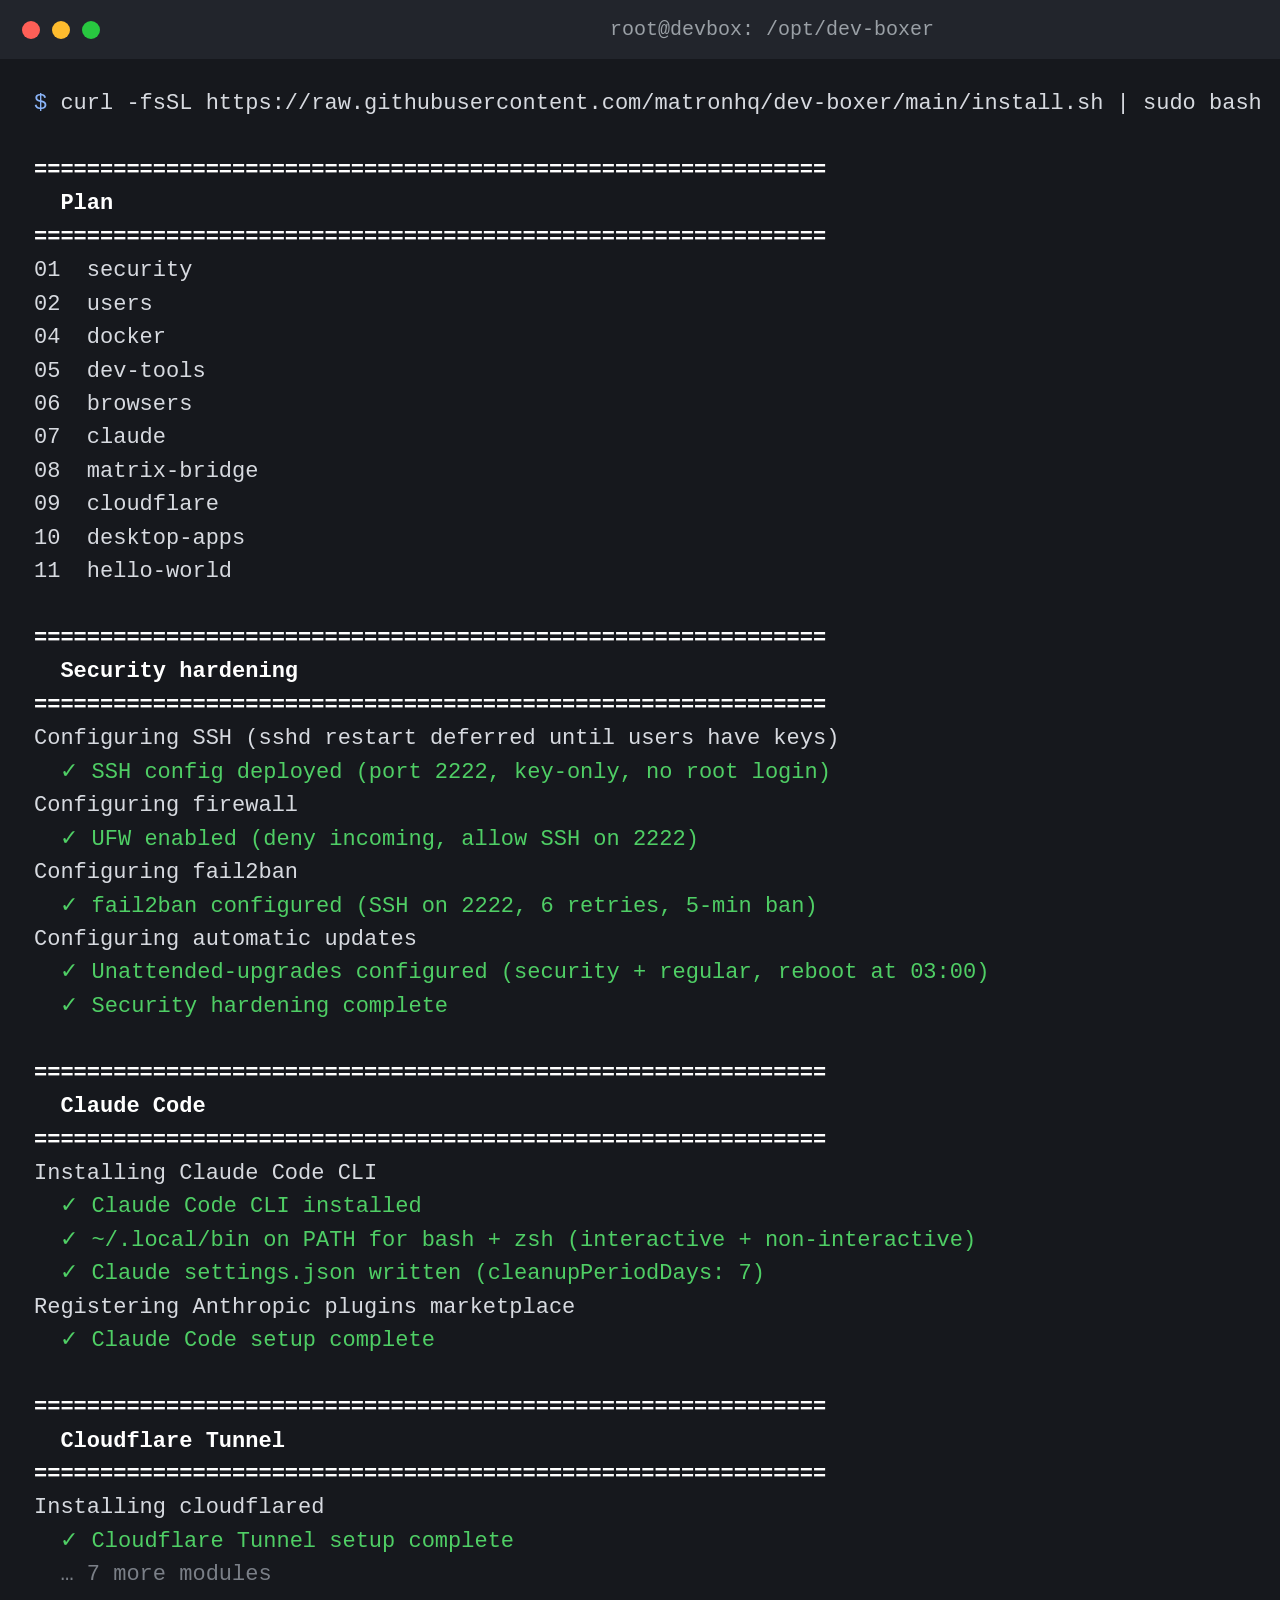
<file: assets/screens/_devboxer-term.html>
<!doctype html>
<html><head><meta charset="utf-8"><style>
  html,body { margin:0; padding:0; background:#faf9f3; }
  .term {
    width: 1520px; box-sizing: border-box; margin: 0;
    background: #16181d; overflow: hidden;
    font-family: "SF Mono", ui-monospace, Menlo, monospace;
  }
  .bar { display:flex; align-items:center; gap:12px; padding: 18px 22px; background:#22252c; }
  .dot { width:18px; height:18px; border-radius:50%; }
  .r { background:#ff5f57; } .y { background:#febc2e; } .g { background:#28c840; }
  .title { flex:1; text-align:center; color:#9aa0a6; font-size:20px; margin-right:66px; }
  pre { margin:0; padding: 28px 34px 34px; font-size:22px; line-height:1.52; color:#d7dae0; white-space:pre; }
  .p  { color:#8ab4f8; }
  .b  { color:#fff; font-weight:700; }
  .ok { color:#4fce65; }
  .dim{ color:#7a7f87; }
</style></head><body>
<div class="term">
  <div class="bar"><span class="dot r"></span><span class="dot y"></span><span class="dot g"></span><span class="title">root@devbox: /opt/dev-boxer</span></div>
<pre><span class="p">$</span> curl -fsSL https://raw.githubusercontent.com/matronhq/dev-boxer/main/install.sh | sudo bash

<span class="b">============================================================</span>
<span class="b">  Plan</span>
<span class="b">============================================================</span>
01  security
02  users
04  docker
05  dev-tools
06  browsers
07  claude
08  matrix-bridge
09  cloudflare
10  desktop-apps
11  hello-world

<span class="b">============================================================</span>
<span class="b">  Security hardening</span>
<span class="b">============================================================</span>
Configuring SSH (sshd restart deferred until users have keys)
<span class="ok">  ✓ SSH config deployed (port 2222, key-only, no root login)</span>
Configuring firewall
<span class="ok">  ✓ UFW enabled (deny incoming, allow SSH on 2222)</span>
Configuring fail2ban
<span class="ok">  ✓ fail2ban configured (SSH on 2222, 6 retries, 5-min ban)</span>
Configuring automatic updates
<span class="ok">  ✓ Unattended-upgrades configured (security + regular, reboot at 03:00)</span>
<span class="ok">  ✓ Security hardening complete</span>

<span class="b">============================================================</span>
<span class="b">  Claude Code</span>
<span class="b">============================================================</span>
Installing Claude Code CLI
<span class="ok">  ✓ Claude Code CLI installed</span>
<span class="ok">  ✓ ~/.local/bin on PATH for bash + zsh (interactive + non-interactive)</span>
<span class="ok">  ✓ Claude settings.json written (cleanupPeriodDays: 7)</span>
Registering Anthropic plugins marketplace
<span class="ok">  ✓ Claude Code setup complete</span>

<span class="b">============================================================</span>
<span class="b">  Cloudflare Tunnel</span>
<span class="b">============================================================</span>
Installing cloudflared
<span class="ok">  ✓ Cloudflare Tunnel setup complete</span>
<span class="dim">  … 7 more modules</span></pre>
</div>
</body></html>
</file>
<file: style.css>
/* Matron — matron.chat
   Visual language follows the app icon: black line art on cream. */

:root {
  --cream: #faf9f3;
  --cream-dark: #f1efe4;
  --ink: #1a1a1a;
  --ink-soft: #4a4a44;
  --accent: #2f6fed;      /* link + focus color */
  --good: #2e7d4f;
  --card-shadow: 4px 4px 0 var(--ink);
  --mono: ui-monospace, "SF Mono", SFMono-Regular, Menlo, Consolas, monospace;
  --sans: -apple-system, BlinkMacSystemFont, "Segoe UI", Helvetica, Arial, sans-serif;
}

* { box-sizing: border-box; }

html { scroll-behavior: smooth; }

body {
  margin: 0;
  background: var(--cream);
  color: var(--ink);
  font-family: var(--sans);
  font-size: 17px;
  line-height: 1.6;
  -webkit-font-smoothing: antialiased;
}

a { color: var(--accent); text-decoration-thickness: 1.5px; text-underline-offset: 3px; }
a:hover { text-decoration-thickness: 2.5px; }

.wrap { max-width: 1020px; margin: 0 auto; padding: 0 24px; }

/* ---------- header ---------- */

header.site {
  border-bottom: 2px solid var(--ink);
  background: var(--cream);
  position: sticky;
  top: 0;
  z-index: 10;
}

header.site .wrap {
  display: flex;
  align-items: center;
  gap: 12px;
  padding-top: 14px;
  padding-bottom: 14px;
}

header.site img { width: 36px; height: 36px; display: block; }

.brand {
  font-family: var(--mono);
  font-weight: 700;
  font-size: 20px;
  color: var(--ink);
  text-decoration: none;
  letter-spacing: -0.5px;
}

nav.main { margin-left: auto; display: flex; gap: 22px; }

nav.main a {
  color: var(--ink);
  text-decoration: none;
  font-size: 15px;
  font-weight: 500;
}
nav.main a:hover { text-decoration: underline; }

.nav-toggle {
  display: none;
  margin-left: auto;
  font-size: 20px;
  line-height: 1;
  color: var(--ink);
  background: none;
  border: 2px solid var(--ink);
  border-radius: 8px;
  padding: 5px 10px;
  cursor: pointer;
}

@media (max-width: 640px) {
  nav.main { display: none; }
  .nav-toggle { display: block; }
  nav.main.open {
    display: flex;
    flex-direction: column;
    gap: 0;
    position: absolute;
    left: 0;
    right: 0;
    top: 100%;
    background: var(--cream);
    border-bottom: 2px solid var(--ink);
    padding: 4px 24px 12px;
  }
  nav.main.open a { padding: 11px 0; border-top: 1px solid var(--cream-dark); font-size: 16px; }
}

/* ---------- hero ---------- */

.hero {
  padding-top: 72px;
  padding-bottom: 40px;
  display: grid;
  grid-template-columns: 1fr 1.1fr;
  gap: 48px;
  align-items: center;
}

.hero .duo { padding: 0 0 36px; }
.hero .duo .shot.phone { width: 30%; }

@media (max-width: 820px) {
  .hero { grid-template-columns: 1fr; padding-top: 48px; }
}

.hero h1 {
  font-size: clamp(38px, 5.5vw, 58px);
  line-height: 1.05;
  letter-spacing: -1.5px;
  margin: 0 0 20px;
}

.hero h1 .mono {
  font-family: var(--mono);
  font-size: 0.82em;
  letter-spacing: -2px;
  background: var(--cream-dark);
  border: 2.5px solid var(--ink);
  border-radius: 12px;
  padding: 0 14px 4px;
  box-shadow: 4px 4px 0 var(--ink);
  display: inline-block;
  line-height: 1.15;
}

.hero p.lede {
  font-size: 20px;
  color: var(--ink-soft);
  margin: 0 0 32px;
  max-width: 34em;
}

.cta-row { display: flex; gap: 14px; flex-wrap: wrap; align-items: center; }

.btn {
  display: inline-block;
  font-weight: 600;
  font-size: 16px;
  text-decoration: none;
  padding: 12px 22px;
  border: 2px solid var(--ink);
  border-radius: 10px;
}

.btn.primary {
  background: var(--ink);
  color: var(--cream);
  box-shadow: var(--card-shadow);
}
.btn.primary:hover { transform: translate(1px, 1px); box-shadow: 3px 3px 0 var(--ink); }

.btn.ghost { background: transparent; color: var(--ink); }
.btn.ghost:hover { background: var(--cream-dark); }

.cta-note { font-size: 14px; color: var(--ink-soft); width: 100%; }

/* Product positioning and the entry into the separate worked example. */
.ownership-note { margin: 28px 0 0; color: var(--ink-soft); font-size: 15.5px; max-width: 58em; }
.product-caption { margin: 14px 0 0; color: var(--ink-soft); font-size: 14px; text-align: center; }
.worked-example { display: flex; gap: 28px; align-items: center; justify-content: space-between; margin-top: 30px; padding: 28px; border: 1px solid var(--ink-soft); border-radius: 12px; background: var(--cream-dark); }
.worked-example h3 { margin: 0 0 6px; font-size: 21px; }
.worked-example p { margin: 0; color: var(--ink-soft); max-width: 38em; }
.worked-example .btn { flex-shrink: 0; }
@media (max-width: 640px) { .worked-example { align-items: start; flex-direction: column; padding: 22px; gap: 18px; } }

/* ---------- real app screenshots ---------- */

.shot { margin: 0; }
.shot img {
  display: block;
  width: 100%;
  height: auto;
  border: 2.5px solid var(--ink);
  border-radius: 34px;
  box-shadow: 8px 8px 0 var(--ink);
  background: #fffefa;
}

.hero-shot { max-width: 320px; margin: 0 auto; }

.duo { position: relative; padding: 24px 0 40px 0; }
.duo .shot.mac { margin-right: 8%; }
.duo .shot.mac img { border-radius: 12px; }
.duo .shot.phone { position: absolute; right: 0; bottom: 0; width: 27%; }
.duo .shot.phone img { border-radius: 22px; }

.showcase { display: grid; gap: 72px; }

.feature {
  display: grid;
  grid-template-columns: minmax(0, 300px) 1fr;
  gap: 56px;
  align-items: center;
}

.feature.flip { grid-template-columns: 1fr minmax(0, 300px); }
.feature.flip .shot { order: 2; }

.feature.wide { grid-template-columns: 1fr; gap: 28px; }
.feature.wide .shot { max-width: none; }
.shot.wide img { border-radius: 18px; }

.mono-inline { font-family: var(--mono); font-size: 0.88em; background: var(--cream-dark); border-radius: 5px; padding: 1px 6px; }

.card h3 a { color: var(--ink); font-family: var(--mono); letter-spacing: -0.3px; }

.feature h3 { font-size: 24px; letter-spacing: -0.5px; margin: 0 0 10px; }
.feature p { margin: 0; color: var(--ink-soft); font-size: 17px; max-width: 34em; }

@media (max-width: 820px) {
  .feature, .feature.flip { grid-template-columns: 1fr; gap: 24px; }
  .feature.flip .shot { order: 0; }
  .feature .shot { max-width: 280px; margin: 0 auto; }
}

/* ---------- sections ---------- */

section { padding: 56px 0; }
section.alt { background: var(--cream-dark); border-top: 2px solid var(--ink); border-bottom: 2px solid var(--ink); }

h2 {
  font-size: 32px;
  letter-spacing: -0.8px;
  margin: 0 0 12px;
}

.section-lede { color: var(--ink-soft); max-width: 44em; margin: 0 0 36px; }

.grid {
  display: grid;
  grid-template-columns: repeat(auto-fit, minmax(260px, 1fr));
  gap: 20px;
}

.grid.two { grid-template-columns: repeat(2, 1fr); }
@media (max-width: 640px) { .grid.two { grid-template-columns: 1fr; } }

.grid.four { grid-template-columns: repeat(4, 1fr); }
@media (max-width: 900px) { .grid.four { grid-template-columns: repeat(2, 1fr); } }
@media (max-width: 560px) { .grid.four { grid-template-columns: 1fr; } }
.card p + p { margin-top: 10px; }

.card {
  border: 2px solid var(--ink);
  border-radius: 14px;
  background: #fffefa;
  padding: 20px 22px;
  box-shadow: var(--card-shadow);
}

.card h3 { margin: 0 0 8px; font-size: 18px; }
.card p { margin: 0; color: var(--ink-soft); font-size: 15.5px; }
.card .glyph { font-family: var(--mono); font-size: 22px; font-weight: 700; display: block; margin-bottom: 10px; }

/* the dark Coordinator / For you band */

section.spot { background: var(--ink); color: var(--cream); border-top: 2px solid var(--ink); border-bottom: 2px solid var(--ink); padding: 72px 0; }
section.spot h2 { font-size: clamp(32px, 4.5vw, 46px); letter-spacing: -1.2px; }
section.spot .section-lede { color: #cfcdc2; font-size: 19px; }
section.spot a { color: #8fb4ff; }
section.spot .shot img { border-color: var(--cream); box-shadow: 8px 8px 0 #4a4a44; border-radius: 34px; background: #111; }

.flow { list-style: none; margin: 44px 0 0; padding: 0; display: grid; grid-template-columns: repeat(3, 1fr); gap: 48px; }
.flow .shot { max-width: 260px; margin: 0 0 22px; }
.flow p { color: #cfcdc2; font-size: 18px; margin: 8px 0 0; max-width: 300px; }
.kicker { font-family: var(--mono); font-size: 14px; font-weight: 700; text-transform: uppercase; letter-spacing: 1px; color: #8fe3ae; }

@media (max-width: 820px) {
  .flow { grid-template-columns: 1fr; gap: 56px; max-width: 320px; margin-left: auto; margin-right: auto; }
}

/* how it works */

.steps { display: grid; grid-template-columns: repeat(auto-fit, minmax(240px, 1fr)); gap: 20px; counter-reset: step; }

.step {
  border: 2px solid var(--ink);
  border-radius: 14px;
  padding: 22px;
  background: var(--cream);
  position: relative;
}
.step::before {
  counter-increment: step;
  content: counter(step);
  font-family: var(--mono);
  font-weight: 700;
  font-size: 15px;
  border: 2px solid var(--ink);
  border-radius: 50%;
  width: 30px; height: 30px;
  display: inline-flex;
  align-items: center;
  justify-content: center;
  background: #fffefa;
  margin-bottom: 12px;
}
.step h3 { margin: 0 0 8px; font-size: 18px; }
.step p { margin: 0; color: var(--ink-soft); font-size: 15.5px; }
.step code { font-family: var(--mono); font-size: 13.5px; background: var(--cream-dark); border-radius: 5px; padding: 1px 6px; }

.honesty {
  margin-top: 36px;
  border: 2px solid var(--ink);
  border-radius: 14px;
  background: #fffbe8;
  padding: 18px 22px;
  font-size: 15.5px;
}

/* ---------- footer ---------- */

footer.site {
  border-top: 2px solid var(--ink);
  padding: 36px 0 48px;
  font-size: 14.5px;
  color: var(--ink-soft);
}

footer.site .wrap { display: flex; gap: 24px; flex-wrap: wrap; align-items: center; }
footer.site a { color: var(--ink-soft); }
footer.site .spacer { margin-left: auto; }

/* ---------- prose pages (privacy, support) ---------- */

main.prose { padding: 56px 0 72px; }
main.prose .wrap { max-width: 760px; }
main.prose h1 { font-size: 36px; letter-spacing: -1px; margin: 0 0 6px; }
main.prose .updated { font-family: var(--mono); font-size: 13.5px; color: var(--ink-soft); margin-bottom: 36px; }
main.prose h2 { font-size: 22px; margin: 36px 0 10px; }
main.prose p, main.prose li { color: #2c2c28; font-size: 16.5px; }
main.prose ul { padding-left: 22px; }
main.prose li { margin: 6px 0; }
main.prose strong { color: var(--ink); }
main.prose .contact-card {
  border: 2px solid var(--ink);
  border-radius: 14px;
  background: #fffefa;
  box-shadow: var(--card-shadow);
  padding: 20px 24px;
  margin: 28px 0;
}

/* 404 */
main.notfound { text-align: center; padding: 110px 24px; }
main.notfound .code { font-family: var(--mono); font-size: 60px; font-weight: 700; letter-spacing: -3px; }

/* ---------- component pages (dev-boxer) ---------- */
.page-hero { padding: 64px 0 56px; }
.page-hero h1 { font-size: clamp(36px, 5vw, 52px); letter-spacing: -1.5px; margin: 0 0 16px; }
.page-hero p.lede { font-size: 19px; color: var(--ink-soft); margin: 0 0 28px; max-width: 38em; }
.step code { overflow-wrap: anywhere; }
.reqs { margin-bottom: 28px; }

/* install command */
.cmdbox {
  display: flex;
  align-items: center;
  gap: 14px;
  background: var(--ink);
  color: var(--cream);
  border-radius: 12px;
  box-shadow: var(--card-shadow);
  padding: 14px 14px 14px 20px;
  margin: 0 0 12px;
}
.cmdbox .prompt { font-family: var(--mono); font-weight: 700; color: #8fe3ae; user-select: none; }
.cmdbox code {
  font-family: var(--mono);
  font-size: 13.5px;
  flex: 1;
  min-width: 0;
  white-space: pre;
  overflow-x: auto;
  scrollbar-width: thin;
  padding: 2px 0;
}
.cmdbox button {
  font-family: var(--sans);
  font-weight: 600;
  font-size: 13.5px;
  color: var(--ink);
  background: var(--cream);
  border: none;
  border-radius: 8px;
  padding: 8px 14px;
  cursor: pointer;
  flex-shrink: 0;
}
.cmdbox button:hover { background: #fff; }
.cmd-note { font-size: 14px; color: var(--ink-soft); margin: 0 0 28px; }
.card ul { margin: 0; padding-left: 20px; }
.card li { color: var(--ink-soft); font-size: 15.5px; margin: 6px 0; }

/* ---------- comparison table ---------- */
.table-scroll { overflow-x: auto; }
table.compare {
  width: 100%;
  min-width: 560px;
  border-collapse: separate;
  border-spacing: 0;
  border: 2px solid var(--ink);
  border-radius: 14px;
  background: #fffefa;
  box-shadow: var(--card-shadow);
  font-size: 16px;
}
table.compare th, table.compare td { text-align: left; vertical-align: top; padding: 14px 18px; border-top: 1.5px solid var(--cream-dark); }
table.compare thead th { border-top: none; font-family: var(--mono); font-size: 14px; text-transform: uppercase; letter-spacing: 0.5px; }
table.compare tbody th { font-weight: 600; width: 24%; }
table.compare td { color: var(--ink-soft); width: 38%; }
table.compare td:nth-child(2) { color: var(--ink); font-weight: 500; background: #f3f9f4; }
table.compare thead th:nth-child(2) { background: #f3f9f4; }
</file>
<file: getting-started/guide.css>
.guide { max-width: 900px; padding-bottom: 64px; }
.guide-intro { padding: 64px 0 30px; max-width: 760px; }
.eyebrow { font: 600 12px var(--mono); letter-spacing: .1em; color: var(--ink-soft); margin: 0 0 10px; }
.guide h1 { font-size: clamp(36px, 5.7vw, 60px); line-height: 1.08; letter-spacing: -.04em; margin: 16px 0 24px; }
.guide .lede { font-size: 22px; line-height: 1.5; }
.before, .expected, .first-job { border: 2px solid var(--ink); border-radius: 12px; padding: 20px 24px; margin: 24px 0; background: var(--cream-dark); }
.before { font-size: 16px; }
.step-nav { display: flex; flex-wrap: wrap; gap: 10px; padding: 0 0 36px; }
.step-nav a { color: var(--ink); border: 1.5px solid; border-radius: 30px; padding: 8px 16px; font-size: 14px; text-decoration: none; }
.step-nav a:hover { background: var(--cream-dark); }
.onboarding-step, .help { scroll-margin-top: 100px; padding: 38px 0; border-top: 2px solid var(--ink); }
.step-heading { display: flex; align-items: center; gap: 18px; margin-bottom: 24px; }
.step-number { display: grid; place-items: center; flex: 0 0 60px; height: 60px; border: 2px solid var(--ink); border-radius: 14px; box-shadow: 3px 3px 0 var(--ink); font: 700 28px var(--mono); }
.guide h2 { margin: 0; font-size: clamp(27px, 4vw, 36px); letter-spacing: -.03em; line-height: 1.2; }
.step-heading .eyebrow { margin-bottom: 6px; }
.guide p { max-width: 72ch; }
.guide .small { font-size: 14px; color: var(--ink-soft); }
.guide code { font-family: var(--mono); font-size: .88em; overflow-wrap: anywhere; }
.guide pre { white-space: pre-wrap; overflow-wrap: anywhere; padding: 18px; background: var(--ink); color: var(--cream); border-radius: 8px; line-height: 1.7; }
.command { display: flex; align-items: center; gap: 12px; padding: 14px; border: 2px solid var(--ink); border-radius: 12px; background: var(--ink); color: var(--cream); }
.command pre { padding: 0; margin: 0; flex: 1; min-width: 0; }
.command button { flex-shrink: 0; background: var(--cream); color: var(--ink); border: 1px solid var(--cream); border-radius: 6px; padding: 10px 14px; cursor: pointer; font: 600 14px var(--sans); min-height: 44px; }
.instructions { padding-left: 24px; }
.instructions li { padding-left: 8px; margin: 14px 0; }
.first-job { background: #e8eee4; }
.first-job p:last-child { margin-bottom: 0; }
.first-job blockquote { margin: 16px 0; padding-left: 18px; border-left: 3px solid var(--good); font-size: 20px; }
.table-scroll { overflow-x: auto; margin: 24px 0; }
.guide table { width: 100%; border-collapse: collapse; font-size: 15px; min-width: 580px; }
.guide caption { text-align: left; padding-bottom: 12px; font-size: 13px; color: var(--ink-soft); }
.guide th, .guide td { padding: 14px 12px; text-align: left; vertical-align: top; border-bottom: 1px solid #ccc9bc; }
.guide th { border-bottom: 2px solid var(--ink); }
.guide td:first-child { min-width: 145px; font-weight: 600; }
.guide td:nth-child(2) { min-width: 140px; }
.guide details { border: 1px solid #ccc9bc; border-radius: 8px; margin: 18px 0; padding: 16px 20px; }
.guide summary { cursor: pointer; font-weight: 600; }
.guide details p:last-child { margin-bottom: 0; }
.recovery dt { font-weight: 700; margin-top: 22px; }
.recovery dd { margin: 4px 0 0; }
.copy-status { min-height: 1.6em; }
:focus-visible { outline: 3px solid var(--accent); outline-offset: 4px; }
@media (max-width: 640px) { .guide-intro { padding-top: 36px; } .onboarding-step { padding: 30px 0; } .command { flex-direction: column; align-items: stretch; } .command button { align-self: flex-start; } .before, .expected, .first-job { padding: 18px; } .guide .lede { font-size: 20px; } }
@media (prefers-reduced-motion: reduce) { html { scroll-behavior: auto; } }
</file>
